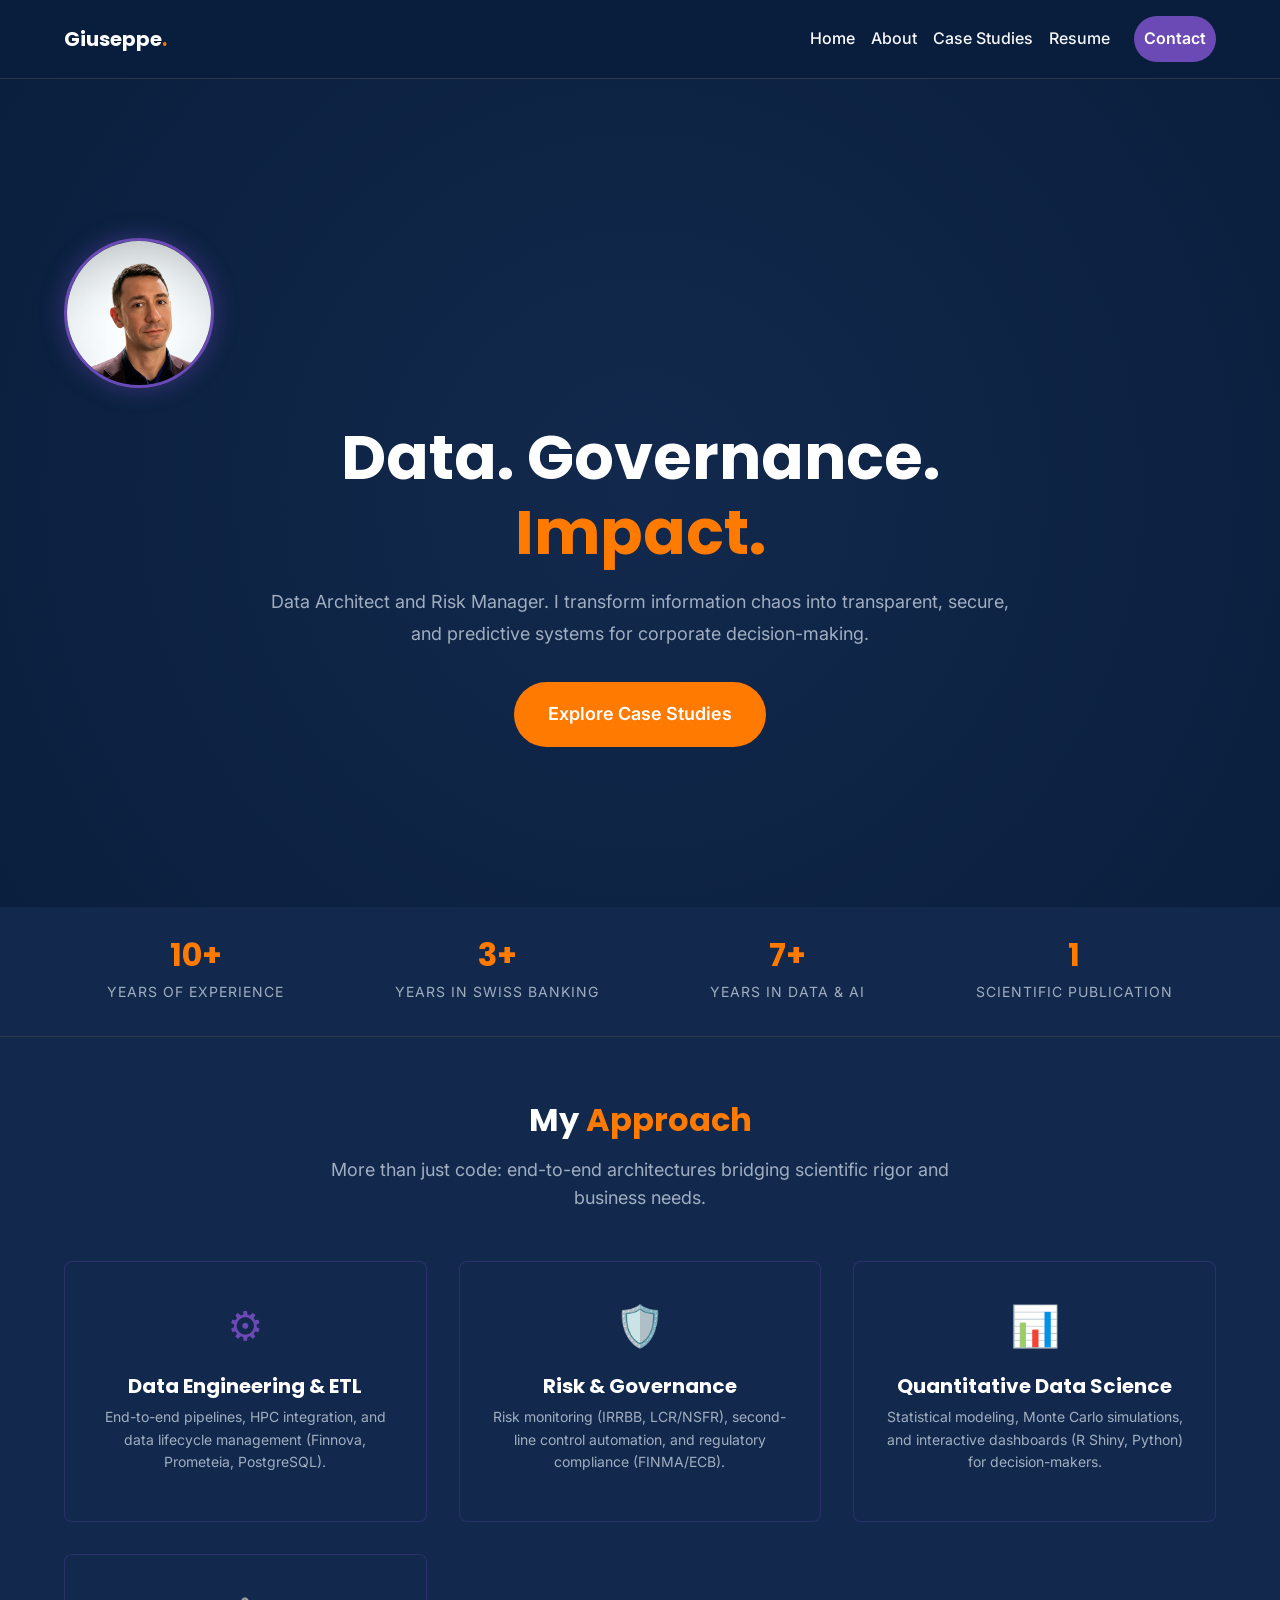
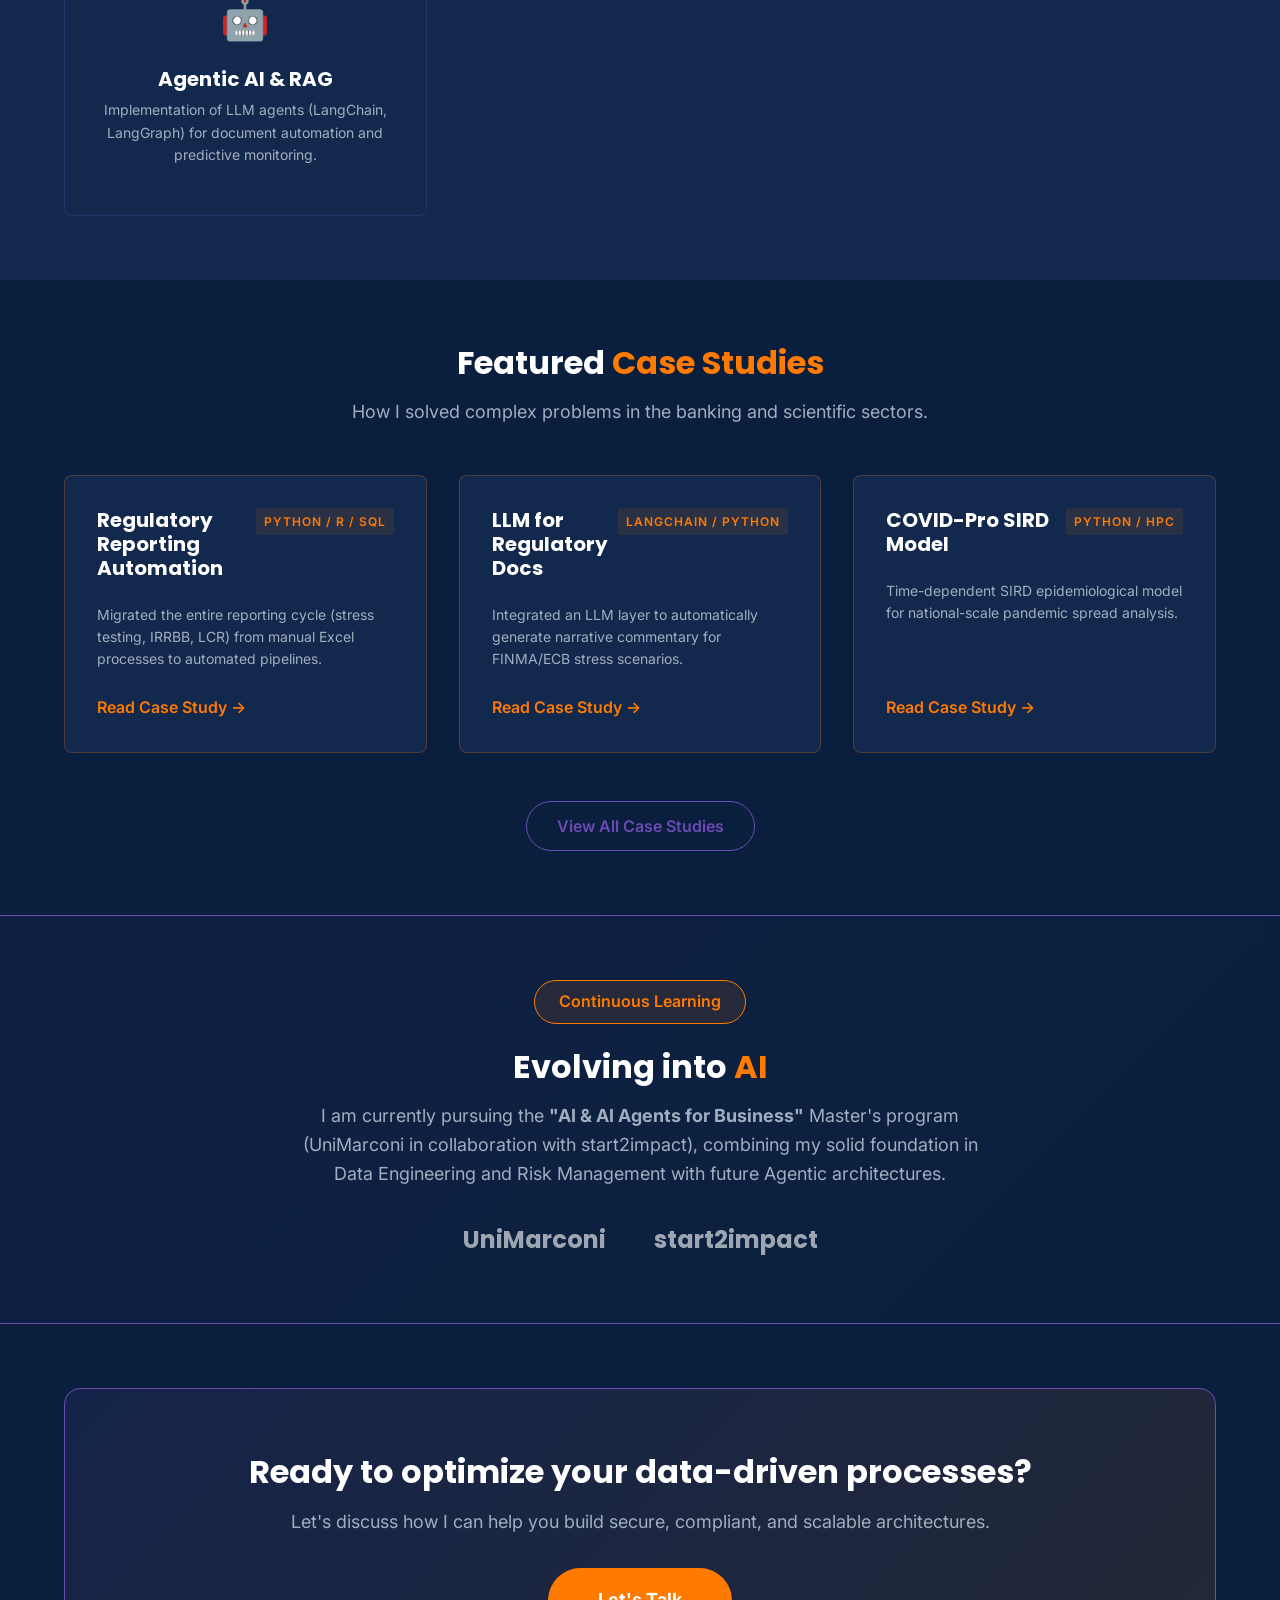
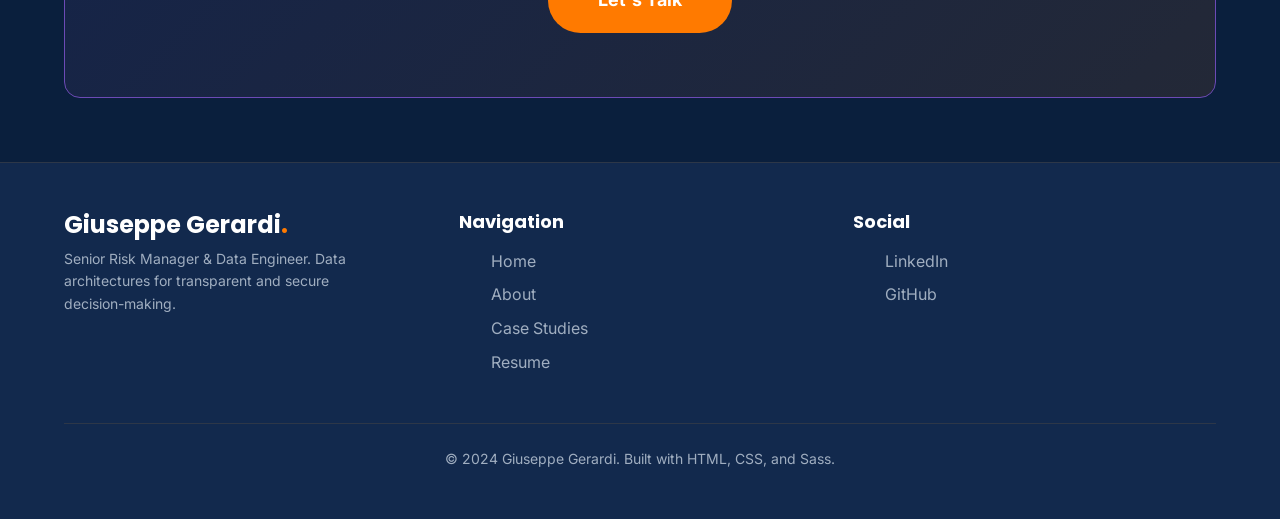
<file: index.html>
<!DOCTYPE html>
<html lang="en">
<head>
    <meta charset="UTF-8">
    <meta name="viewport" content="width=device-width, initial-scale=1.0">
    
    <!-- SEO -->
    <title>Giuseppe Gerardi | Senior Risk Manager & Data Engineer</title>
    <meta name="description" content="Senior Risk Manager and Data Engineer based in Geneva. Specialized in quantitative modeling, data architectures, and Agentic AI for decision-making.">
    
    <!-- Open Graph -->
    <meta property="og:title" content="Giuseppe Gerardi | Senior Risk Manager & Data Engineer">
    <meta property="og:description" content="Transforming complex systems into transparent, secure, and actionable information. Explore my Case Studies.">
    <meta property="og:image" content="https://GG-script-code.github.io/portfolio-giuseppe/assets/img/og-image.jpg">
    <meta property="og:url" content="https://GG-script-code.github.io/portfolio-giuseppe/">
    <meta property="og:type" content="profile">

    <!-- Favicon -->
    <link rel="icon" href="assets/favicon/favicon.ico" type="image/x-icon">
    <link rel="icon" href="assets/favicon/favicon-32x32.png" sizes="32x32" type="image/png">
    <link rel="icon" href="assets/favicon/favicon-16x16.png" sizes="16x16" type="image/png">
    <link rel="apple-touch-icon" href="assets/favicon/apple-touch-icon.png">
    
    <!-- Google Fonts -->
    <link rel="preconnect" href="https://fonts.googleapis.com">
    <link rel="preconnect" href="https://fonts.gstatic.com" crossorigin>
    <link href="https://fonts.googleapis.com/css2?family=Inter:wght@400;500;600&family=Poppins:wght@600;700&display=swap" rel="stylesheet">

    <!-- Bootstrap 5 CSS -->
    <link href="https://cdn.jsdelivr.net/npm/bootstrap@5.3.2/dist/css/bootstrap.min.css" rel="stylesheet">

    <!-- CSS Compiled -->
    <link rel="stylesheet" href="assets/css/style.css">
</head>
<body>

    <!-- HEADER / NAVBAR -->
    <header class="site-header">
        <nav class="navbar navbar-expand-lg navbar-dark py-3">
            <div class="container">
                <a class="navbar-brand" href="index.html">Giuseppe<span>.</span></a>
                <button class="navbar-toggler" type="button" data-bs-toggle="collapse" data-bs-target="#navbarNav">
                    <span class="navbar-toggler-icon"></span>
                </button>
                <div class="collapse navbar-collapse" id="navbarNav">
                    <ul class="navbar-nav ms-auto align-items-center">
                        <li class="nav-item"><a class="nav-link active" href="index.html">Home</a></li>
                        <li class="nav-item"><a class="nav-link" href="about.html">About</a></li>
                        <li class="nav-item"><a class="nav-link" href="projects.html">Case Studies</a></li>
                        <li class="nav-item"><a class="nav-link" href="cv.html">Resume</a></li>
                        <li class="nav-item"><a class="nav-link btn-nav-cta ms-lg-3" href="contact.html">Contact</a></li>
                    </ul>
                </div>
            </div>
        </nav>
    </header>

    <!-- MAIN -->
    <main>
        <!-- HERO -->
        <section class="hero">
            <div class="container">
                <img src="assets/img/avatar.png" alt="Avatar of Giuseppe Gerardi" class="hero__avatar">
                <h1 class="hero__title">Data. Governance. <br><span class="highlight">Impact.</span></h1>
                <p class="hero__subtitle">Data Architect and Risk Manager. I transform information chaos into transparent, secure, and predictive systems for corporate decision-making.</p>
                <a href="projects.html" class="hero__cta">Explore Case Studies</a>
            </div>
        </section>

        <!-- TRUST ELEMENTS -->
        <section class="trust-bar">
            <div class="container">
                <div class="trust-bar__grid">
                    <div class="trust-bar__item">
                        <span class="number">10+</span>
                        <span class="label">Years of Experience</span>
                    </div>
                    <div class="trust-bar__item">
                        <span class="number">3+</span>
                        <span class="label">Years in Swiss Banking</span>
                    </div>
                    <div class="trust-bar__item">
                        <span class="number">7+</span>
                        <span class="label">Years in Data & AI</span>
                    </div>
                    <div class="trust-bar__item">
                        <span class="number">1</span>
                        <span class="label">Scientific Publication</span>
                    </div>
                </div>
            </div>
        </section>

        <!-- SERVICES / SKILLS -->
        <section class="section section--alt">
            <div class="container">
                <h2 class="section__title">My <span>Approach</span></h2>
                <p class="section__subtitle">More than just code: end-to-end architectures bridging scientific rigor and business needs.</p>
                
                <div class="services-grid">
                    <div class="service-card">
                        <div class="service-card__icon">⚙️</div>
                        <h3 class="service-card__title">Data Engineering & ETL</h3>
                        <p class="service-card__text">End-to-end pipelines, HPC integration, and data lifecycle management (Finnova, Prometeia, PostgreSQL).</p>
                    </div>
                    <div class="service-card">
                        <div class="service-card__icon">🛡️</div>
                        <h3 class="service-card__title">Risk & Governance</h3>
                        <p class="service-card__text">Risk monitoring (IRRBB, LCR/NSFR), second-line control automation, and regulatory compliance (FINMA/ECB).</p>
                    </div>
                    <div class="service-card">
                        <div class="service-card__icon">📊</div>
                        <h3 class="service-card__title">Quantitative Data Science</h3>
                        <p class="service-card__text">Statistical modeling, Monte Carlo simulations, and interactive dashboards (R Shiny, Python) for decision-makers.</p>
                    </div>
                    <div class="service-card">
                        <div class="service-card__icon">🤖</div>
                        <h3 class="service-card__title">Agentic AI & RAG</h3>
                        <p class="service-card__text">Implementation of LLM agents (LangChain, LangGraph) for document automation and predictive monitoring.</p>
                    </div>
                </div>
            </div>
        </section>

        <!-- FEATURED PROJECTS -->
        <section class="section">
            <div class="container">
                <h2 class="section__title">Featured <span>Case Studies</span></h2>
                <p class="section__subtitle">How I solved complex problems in the banking and scientific sectors.</p>

                <div class="projects-grid">
                    <article class="project-card">
                        <div class="project-card__header">
                            <h3 class="project-card__title">Regulatory Reporting Automation</h3>
                            <span class="project-card__tech">Python / R / SQL</span>
                        </div>
                        <p class="project-card__text">Migrated the entire reporting cycle (stress testing, IRRBB, LCR) from manual Excel processes to automated pipelines.</p>
                        <a href="projects.html" class="project-card__link">Read Case Study →</a>
                    </article>

                    <article class="project-card">
                        <div class="project-card__header">
                            <h3 class="project-card__title">LLM for Regulatory Docs</h3>
                            <span class="project-card__tech">LangChain / Python</span>
                        </div>
                        <p class="project-card__text">Integrated an LLM layer to automatically generate narrative commentary for FINMA/ECB stress scenarios.</p>
                        <a href="projects.html" class="project-card__link">Read Case Study →</a>
                    </article>

                    <article class="project-card">
                        <div class="project-card__header">
                            <h3 class="project-card__title">COVID-Pro SIRD Model</h3>
                            <span class="project-card__tech">Python / HPC</span>
                        </div>
                        <p class="project-card__text">Time-dependent SIRD epidemiological model for national-scale pandemic spread analysis.</p>
                        <a href="projects.html" class="project-card__link">Read Case Study →</a>
                    </article>
                </div>
                <div class="text-center mt-5">
                    <a href="projects.html" class="btn btn-outline-light" style="border-color: #6C4AB6; color: #6C4AB6; padding: 12px 30px; border-radius: 50px; font-weight: 600;">View All Case Studies</a>
                </div>
            </div>
        </section>

        <!-- LEARNING SECTION -->
        <section class="learning-section">
            <div class="container">
                <span class="badge-learning">Continuous Learning</span>
                <h2 class="section__title" style="margin-bottom: 1rem;">Evolving into <span>AI</span></h2>
                <p style="color: #A0AEC0; max-width: 700px; margin: 0 auto 2rem; font-size: 1.125rem;">
                    I am currently pursuing the <strong>"AI & AI Agents for Business"</strong> Master's program (UniMarconi in collaboration with start2impact), combining my solid foundation in Data Engineering and Risk Management with future Agentic architectures.
                </p>
                <div style="display: flex; justify-content: center; gap: 3rem; opacity: 0.6; font-family: 'Poppins', sans-serif; font-weight: bold; color: white; font-size: 1.5rem;">
                    <span>UniMarconi</span>
                    <span>start2impact</span>
                </div>
            </div>
        </section>

        <!-- CTA -->
        <section class="container">
            <div class="cta-section">
                <h2>Ready to optimize your data-driven processes?</h2>
                <p>Let's discuss how I can help you build secure, compliant, and scalable architectures.</p>
                <a href="contact.html" class="btn-cta">Let's Talk</a>
            </div>
        </section>
    </main>

    <!-- FOOTER -->
    <footer class="site-footer">
        <div class="container">
            <div class="site-footer__grid">
                <div class="site-footer__brand">
                    <h3>Giuseppe Gerardi<span>.</span></h3>
                    <p>Senior Risk Manager & Data Engineer. Data architectures for transparent and secure decision-making.</p>
                </div>
                <div class="site-footer__links">
                    <h4>Navigation</h4>
                    <ul>
                        <li><a href="index.html">Home</a></li>
                        <li><a href="about.html">About</a></li>
                        <li><a href="projects.html">Case Studies</a></li>
                        <li><a href="cv.html">Resume</a></li>
                    </ul>
                </div>
                <div class="site-footer__links">
                    <h4>Social</h4>
                    <ul>
                        <li><a href="https://linkedin.com/in/giuseppegerardi" target="_blank" rel="noopener">LinkedIn</a></li>
                        <li><a href="https://github.com/GG-script-code" target="_blank" rel="noopener">GitHub</a></li>
                    </ul>
                </div>
            </div>
            <div class="site-footer__bottom">
                <p>&copy; 2024 Giuseppe Gerardi. Built with HTML, CSS, and Sass.</p>
            </div>
        </div>
    </footer>

    <!-- Bootstrap JS -->
    <script src="https://cdn.jsdelivr.net/npm/bootstrap@5.3.2/dist/js/bootstrap.bundle.min.js"></script>
</body>
</html>
</file>
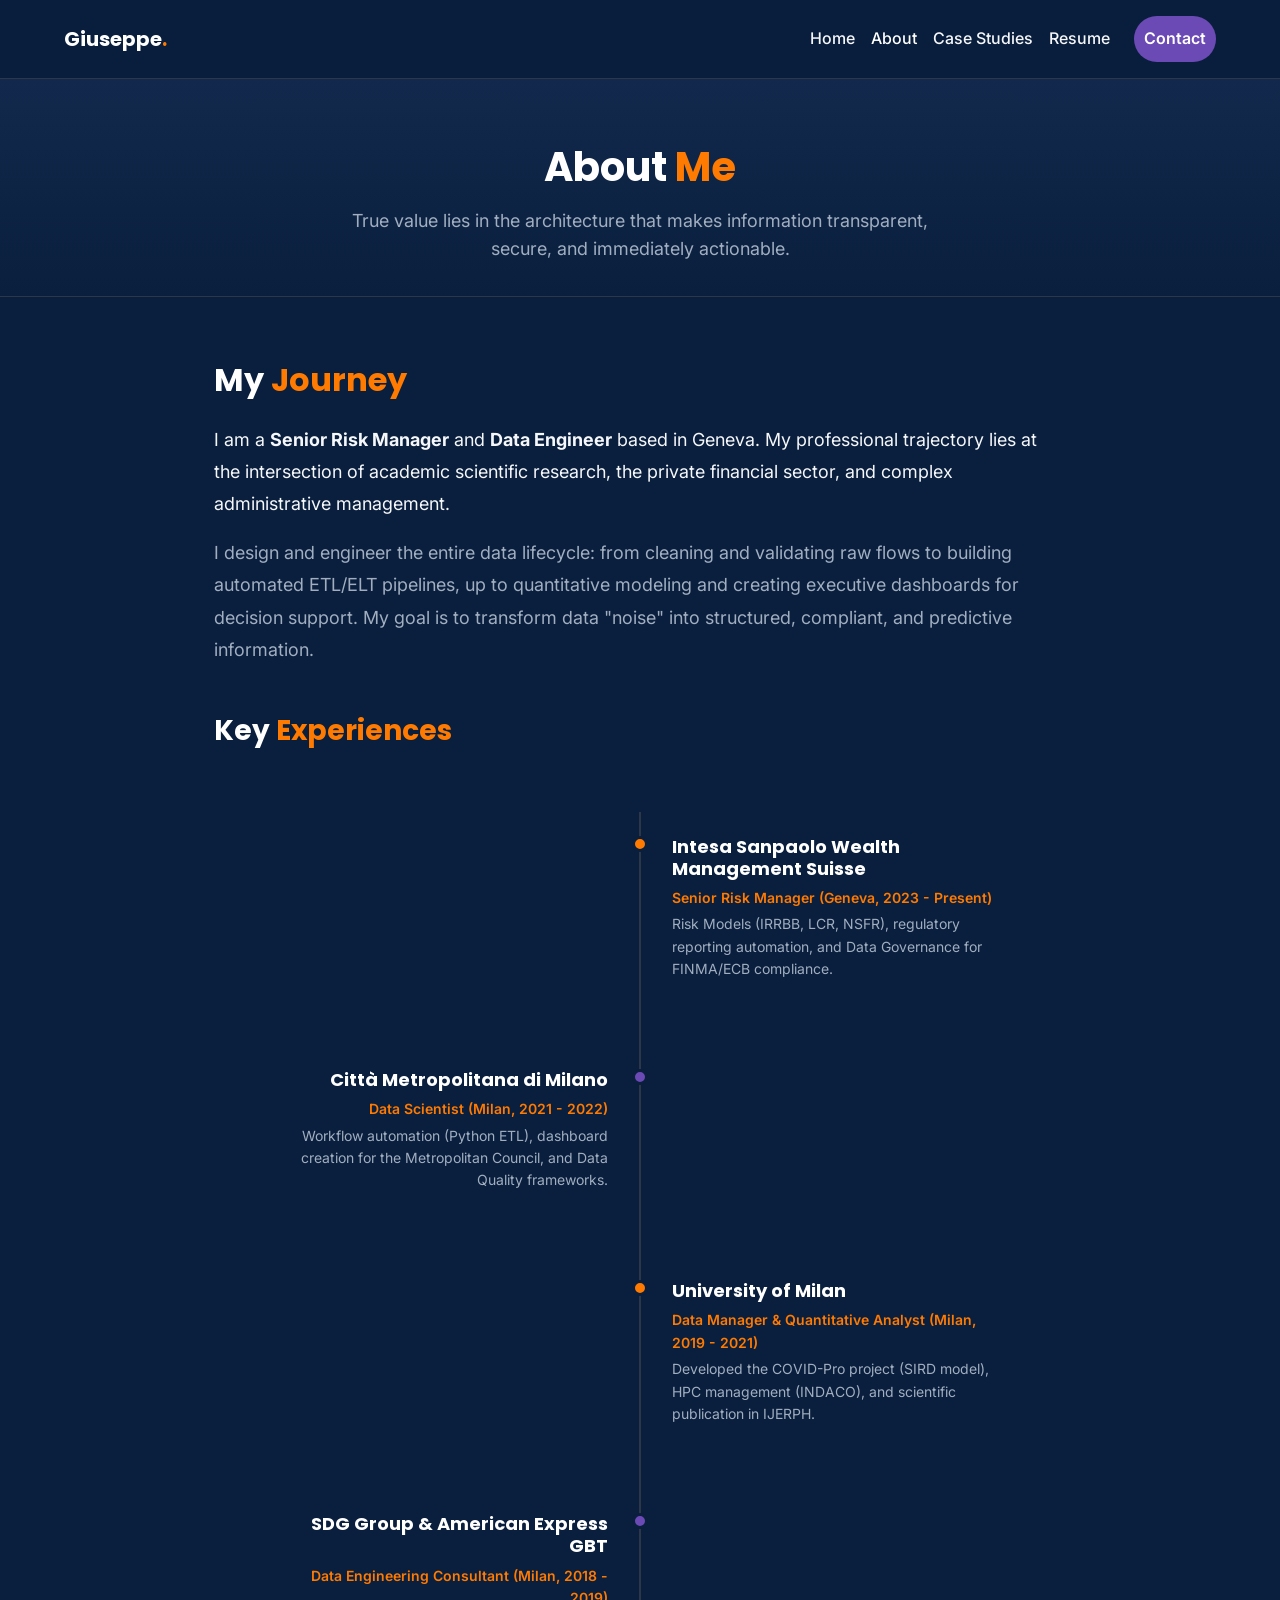
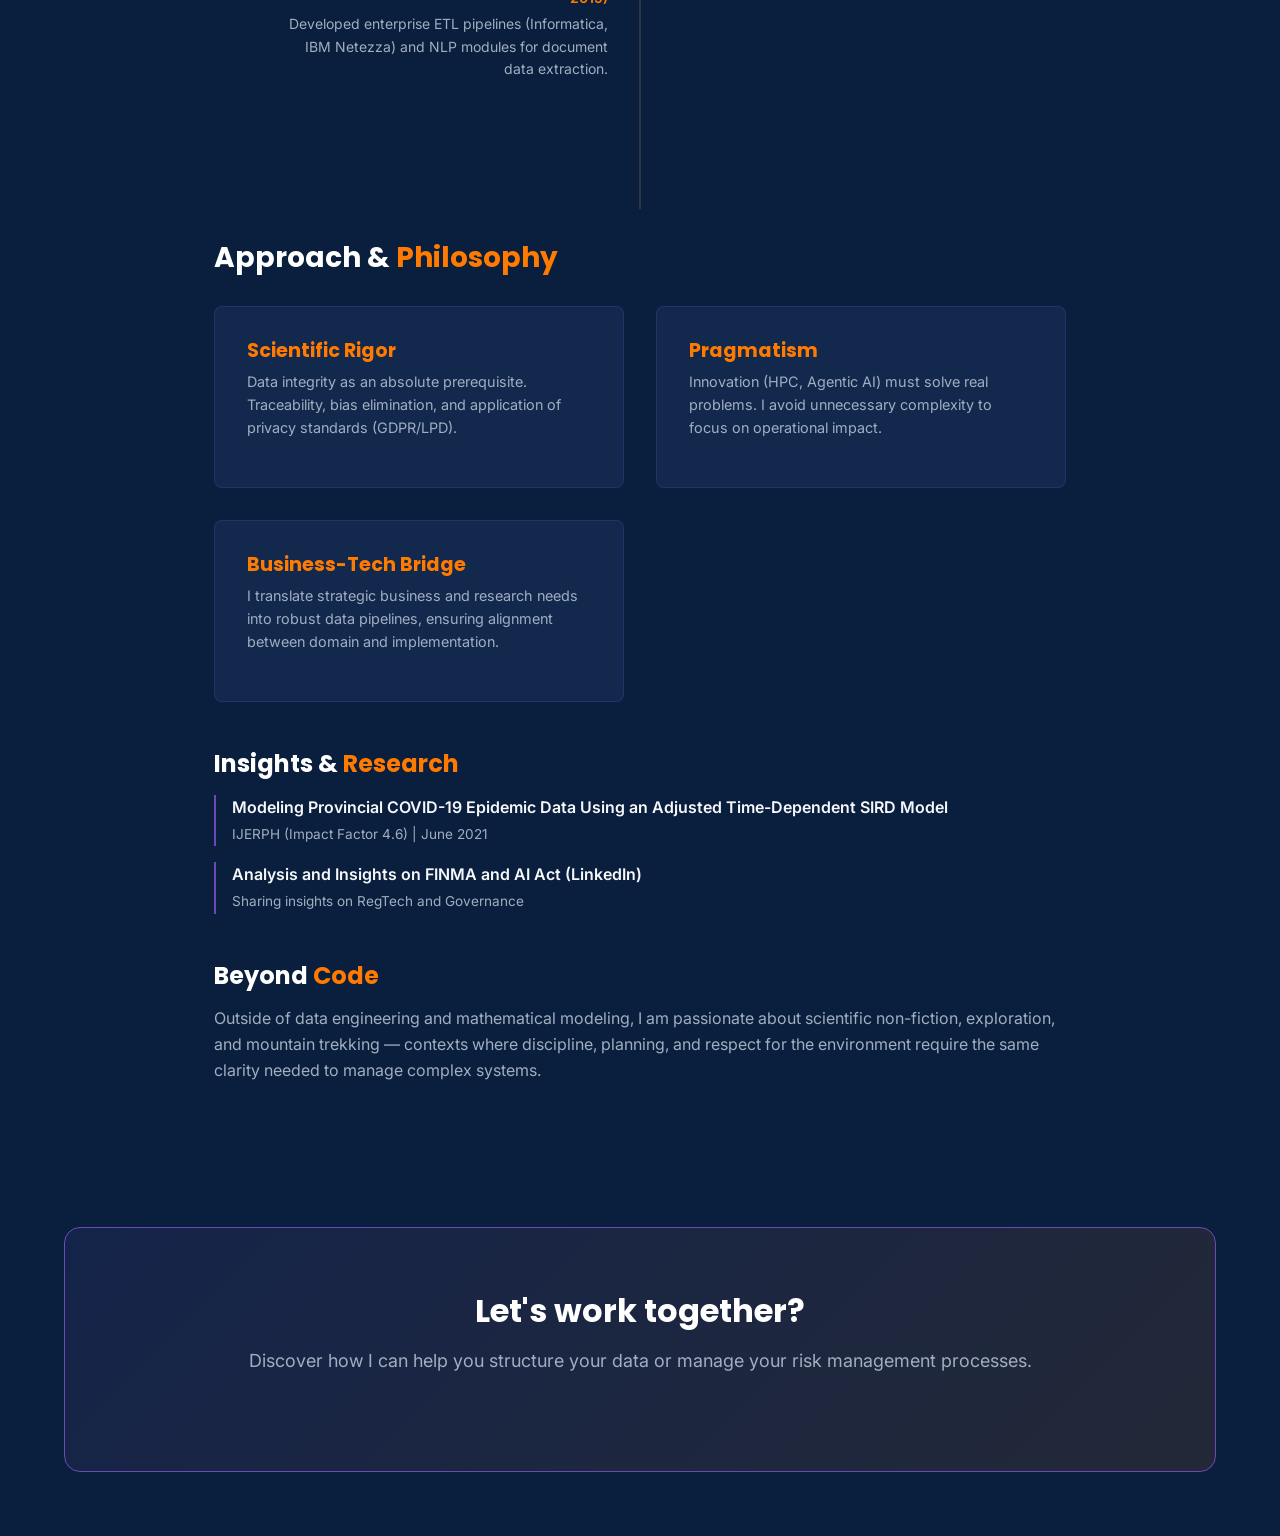
<file: about.html>
<!DOCTYPE html>
<html lang="en">
<head>
    <meta charset="UTF-8">
    <meta name="viewport" content="width=device-width, initial-scale=1.0">
    
    <!-- SEO -->
    <title>About | Giuseppe Gerardi - Senior Risk Manager</title>
    <meta name="description" content="Discover Giuseppe Gerardi's professional journey: from Scientific Research to Finance (FINMA), and Agentic AI.">
    
    <!-- Open Graph -->
    <meta property="og:title" content="About | Giuseppe Gerardi">
    <meta property="og:description" content="My journey through academic research, risk management, and artificial intelligence.">
    <meta property="og:image" content="https://GG-script-code.github.io/portfolio-giuseppe/assets/img/og-image.jpg">
    <meta property="og:url" content="https://GG-script-code.github.io/portfolio-giuseppe/about.html">
    <meta property="og:type" content="profile">

    <!-- Favicon -->
    <link rel="icon" href="assets/favicon/favicon.ico" type="image/x-icon">
    <link rel="icon" href="assets/favicon/favicon-32x32.png" sizes="32x32" type="image/png">
    <link rel="icon" href="assets/favicon/favicon-16x16.png" sizes="16x16" type="image/png">
    <link rel="apple-touch-icon" href="assets/favicon/apple-touch-icon.png">
    
    <!-- Google Fonts -->
    <link rel="preconnect" href="https://fonts.googleapis.com">
    <link rel="preconnect" href="https://fonts.gstatic.com" crossorigin>
    <link href="https://fonts.googleapis.com/css2?family=Inter:wght@400;500;600&family=Poppins:wght@600;700&display=swap" rel="stylesheet">

    <!-- Bootstrap 5 CSS -->
    <link href="https://cdn.jsdelivr.net/npm/bootstrap@5.3.2/dist/css/bootstrap.min.css" rel="stylesheet">

    <!-- CSS Compiled -->
    <link rel="stylesheet" href="assets/css/style.css">
</head>
<body>

    <!-- HEADER / NAVBAR -->
    <header class="site-header">
        <nav class="navbar navbar-expand-lg navbar-dark py-3">
            <div class="container">
                <a class="navbar-brand" href="index.html">Giuseppe<span>.</span></a>
                <button class="navbar-toggler" type="button" data-bs-toggle="collapse" data-bs-target="#navbarNav">
                    <span class="navbar-toggler-icon"></span>
                </button>
                <div class="collapse navbar-collapse" id="navbarNav">
                    <ul class="navbar-nav ms-auto align-items-center">
                        <li class="nav-item"><a class="nav-link" href="index.html">Home</a></li>
                        <li class="nav-item"><a class="nav-link active" href="about.html">About</a></li>
                        <li class="nav-item"><a class="nav-link" href="projects.html">Case Studies</a></li>
                        <li class="nav-item"><a class="nav-link" href="cv.html">Resume</a></li>
                        <li class="nav-item"><a class="nav-link btn-nav-cta ms-lg-3" href="contact.html">Contact</a></li>
                    </ul>
                </div>
            </div>
        </nav>
    </header>

    <main>
        <!-- PAGE HEADER -->
        <section class="page-header">
            <div class="container">
                <h1>About <span>Me</span></h1>
                <p>True value lies in the architecture that makes information transparent, secure, and immediately actionable.</p>
            </div>
        </section>

        <!-- BIO & STORY -->
        <section class="section">
            <div class="container" style="max-width: 900px;">
                
                <div class="mb-5">
                    <h2 class="section__title" style="text-align: left; margin-bottom: 1.5rem;">My <span>Journey</span></h2>
                    <p style="font-size: 1.125rem; color: #F5F7FA; line-height: 1.8; margin-bottom: 1rem;">
                        I am a <strong>Senior Risk Manager</strong> and <strong>Data Engineer</strong> based in Geneva. My professional trajectory lies at the intersection of academic scientific research, the private financial sector, and complex administrative management.
                    </p>
                    <p style="font-size: 1.125rem; color: #A0AEC0; line-height: 1.8;">
                        I design and engineer the entire data lifecycle: from cleaning and validating raw flows to building automated ETL/ELT pipelines, up to quantitative modeling and creating executive dashboards for decision support. My goal is to transform data "noise" into structured, compliant, and predictive information.
                    </p>
                </div>

                <!-- TIMELINE -->
                <h3 class="section__title" style="text-align: left; font-size: 1.75rem; margin: 3rem 0 2rem;">Key <span>Experiences</span></h3>
                <div class="timeline">
                    <div class="timeline__item timeline__item--right">
                        <h3>Intesa Sanpaolo Wealth Management Suisse</h3>
                        <p style="color: #FF7A00; font-weight: 600; margin-bottom: 4px;">Senior Risk Manager (Geneva, 2023 - Present)</p>
                        <p>Risk Models (IRRBB, LCR, NSFR), regulatory reporting automation, and Data Governance for FINMA/ECB compliance.</p>
                    </div>
                    <div class="timeline__item timeline__item--left">
                        <h3>Città Metropolitana di Milano</h3>
                        <p style="color: #FF7A00; font-weight: 600; margin-bottom: 4px;">Data Scientist (Milan, 2021 - 2022)</p>
                        <p>Workflow automation (Python ETL), dashboard creation for the Metropolitan Council, and Data Quality frameworks.</p>
                    </div>
                    <div class="timeline__item timeline__item--right">
                        <h3>University of Milan</h3>
                        <p style="color: #FF7A00; font-weight: 600; margin-bottom: 4px;">Data Manager & Quantitative Analyst (Milan, 2019 - 2021)</p>
                        <p>Developed the COVID-Pro project (SIRD model), HPC management (INDACO), and scientific publication in IJERPH.</p>
                    </div>
                    <div class="timeline__item timeline__item--left">
                        <h3>SDG Group & American Express GBT</h3>
                        <p style="color: #FF7A00; font-weight: 600; margin-bottom: 4px;">Data Engineering Consultant (Milan, 2018 - 2019)</p>
                        <p>Developed enterprise ETL pipelines (Informatica, IBM Netezza) and NLP modules for document data extraction.</p>
                    </div>
                </div>

                <!-- VALUES & PHILOSOPHY -->
                <h3 class="section__title" style="text-align: left; font-size: 1.75rem; margin: 4rem 0 2rem;">Approach & <span>Philosophy</span></h3>
                <div class="services-grid" style="margin-bottom: 3rem;">
                    <div class="service-card" style="text-align: left; padding: 2rem;">
                        <h4 style="color: #FF7A00; font-size: 1.2rem; margin-bottom: 0.5rem;">Scientific Rigor</h4>
                        <p style="color: #A0AEC0; font-size: 0.9rem;">Data integrity as an absolute prerequisite. Traceability, bias elimination, and application of privacy standards (GDPR/LPD).</p>
                    </div>
                    <div class="service-card" style="text-align: left; padding: 2rem;">
                        <h4 style="color: #FF7A00; font-size: 1.2rem; margin-bottom: 0.5rem;">Pragmatism</h4>
                        <p style="color: #A0AEC0; font-size: 0.9rem;">Innovation (HPC, Agentic AI) must solve real problems. I avoid unnecessary complexity to focus on operational impact.</p>
                    </div>
                    <div class="service-card" style="text-align: left; padding: 2rem;">
                        <h4 style="color: #FF7A00; font-size: 1.2rem; margin-bottom: 0.5rem;">Business-Tech Bridge</h4>
                        <p style="color: #A0AEC0; font-size: 0.9rem;">I translate strategic business and research needs into robust data pipelines, ensuring alignment between domain and implementation.</p>
                    </div>
                </div>

                <!-- BEYOND CODE & INSIGHTS -->
                <div style="display: grid; grid-template-columns: 1fr; gap: 2rem; margin-top: 3rem;">
                    <div>
                        <h3 class="section__title" style="text-align: left; font-size: 1.5rem; margin-bottom: 1rem;">Insights & <span>Research</span></h3>
                        <ul style="list-style: none; padding: 0;">
                            <li style="margin-bottom: 1rem; border-left: 2px solid #6C4AB6; padding-left: 1rem;">
                                <a href="https://www.mdpi.com/1660-4601/18/12/6494" target="_blank" rel="noopener" style="color: #F5F7FA; text-decoration: none; font-weight: 600; display: block;">Modeling Provincial COVID-19 Epidemic Data Using an Adjusted Time-Dependent SIRD Model</a>
                                <span style="color: #A0AEC0; font-size: 0.85rem;">IJERPH (Impact Factor 4.6) | June 2021</span>
                            </li>
                            <li style="margin-bottom: 1rem; border-left: 2px solid #6C4AB6; padding-left: 1rem;">
                                <a href="https://linkedin.com/in/giuseppegerardi" target="_blank" rel="noopener" style="color: #F5F7FA; text-decoration: none; font-weight: 600; display: block;">Analysis and Insights on FINMA and AI Act (LinkedIn)</a>
                                <span style="color: #A0AEC0; font-size: 0.85rem;">Sharing insights on RegTech and Governance</span>
                            </li>
                        </ul>
                    </div>
                    <div>
                        <h3 class="section__title" style="text-align: left; font-size: 1.5rem; margin-bottom: 1rem;">Beyond <span>Code</span></h3>
                        <p style="color: #A0AEC0; line-height: 1.6;">
                            Outside of data engineering and mathematical modeling, I am passionate about scientific non-fiction, exploration, and mountain trekking — contexts where discipline, planning, and respect for the environment require the same clarity needed to manage complex systems.
                        </p>
                    </div>
                </div>

            </div>
        </section>

        <!-- CTA -->
        <section class="container mb-5">
            <div class="cta-section">
                <h2>Let's work together?</h2>
                <p>Discover how I can help you structure your data or manage your risk management processes.</p>
                <a href="contact.html" class
</file>
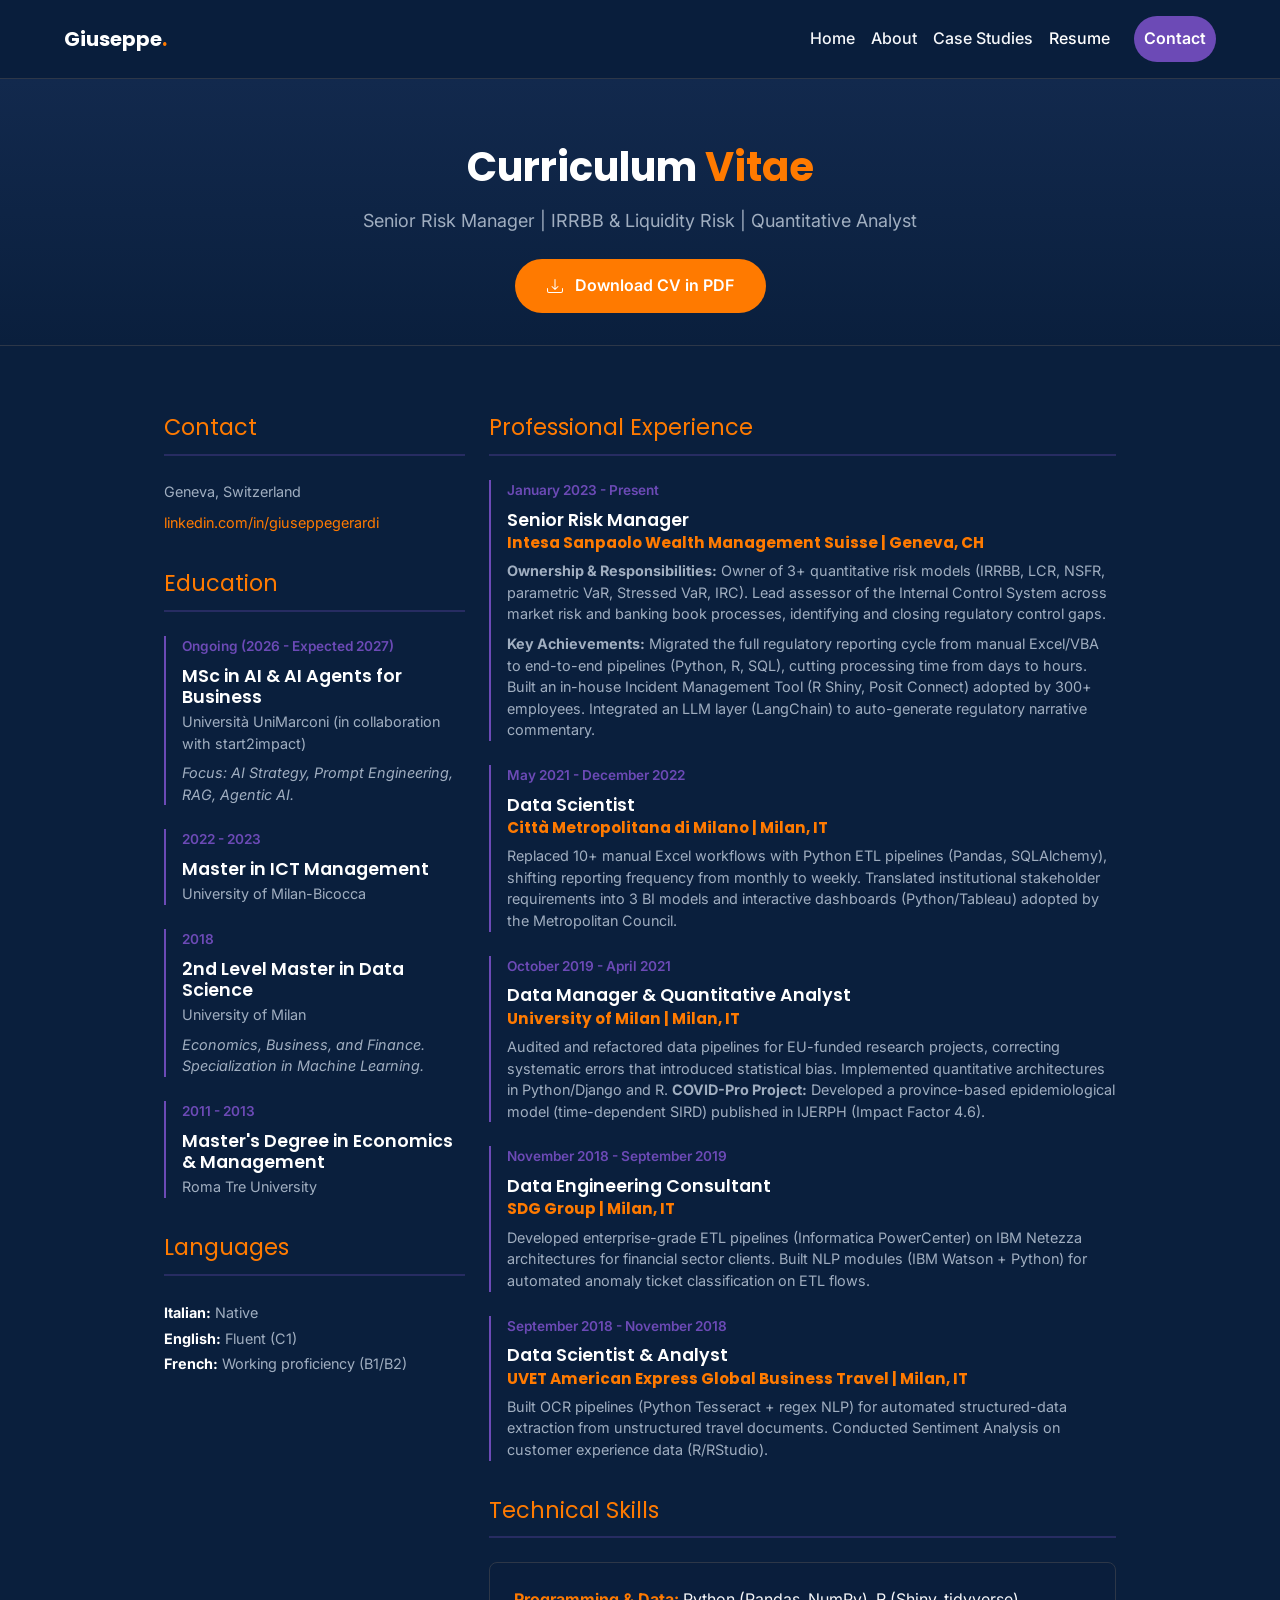
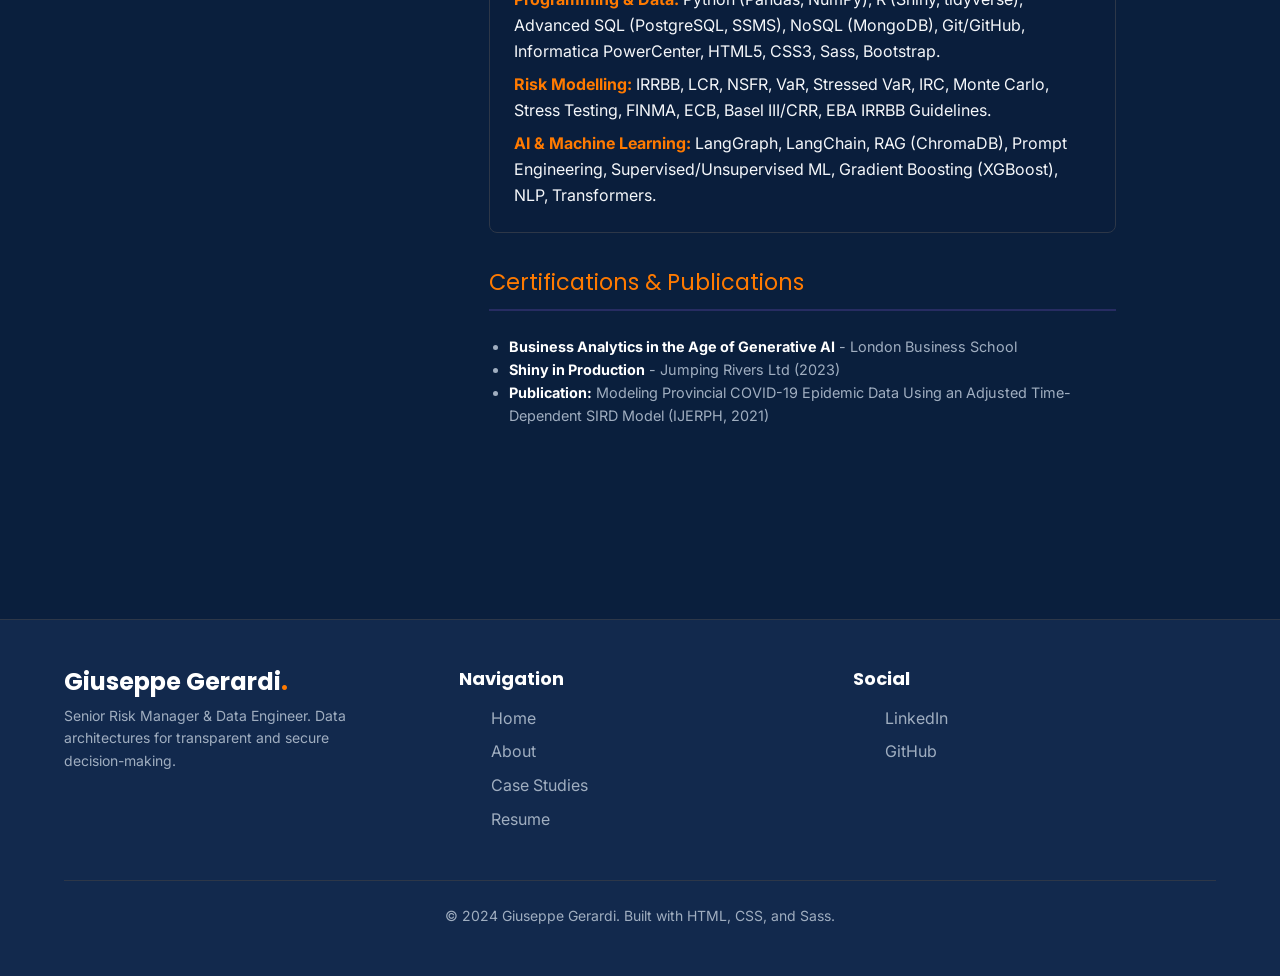
<file: cv.html>
<!DOCTYPE html>
<html lang="en">
<head>
    <meta charset="UTF-8">
    <meta name="viewport" content="width=device-width, initial-scale=1.0">
    
    <!-- SEO -->
    <title>Resume | Giuseppe Gerardi - Senior Risk Manager</title>
    <meta name="description" content="Resume of Giuseppe Gerardi. Senior Risk Manager and Data Engineer with 10+ years of experience.">
    
    <!-- Open Graph -->
    <meta property="og:title" content="Resume | Giuseppe Gerardi">
    <meta property="og:description" content="Discover my educational background and technical skills.">
    <meta property="og:image" content="https://GG-script-code.github.io/portfolio-giuseppe/assets/img/og-image.jpg">
    <meta property="og:url" content="https://GG-script-code.github.io/portfolio-giuseppe/cv.html">
    <meta property="og:type" content="profile">

    <!-- Favicon -->
    <link rel="icon" href="assets/favicon/favicon.ico" type="image/x-icon">
    <link rel="icon" href="assets/favicon/favicon-32x32.png" sizes="32x32" type="image/png">
    <link rel="icon" href="assets/favicon/favicon-16x16.png" sizes="16x16" type="image/png">
    <link rel="apple-touch-icon" href="assets/favicon/apple-touch-icon.png">
    
    <!-- Google Fonts -->
    <link rel="preconnect" href="https://fonts.googleapis.com">
    <link rel="preconnect" href="https://fonts.gstatic.com" crossorigin>
    <link href="https://fonts.googleapis.com/css2?family=Inter:wght@400;500;600&family=Poppins:wght@600;700&display=swap" rel="stylesheet">

    <!-- Bootstrap 5 CSS -->
    <link href="https://cdn.jsdelivr.net/npm/bootstrap@5.3.2/dist/css/bootstrap.min.css" rel="stylesheet">

    <!-- CSS Compiled -->
    <link rel="stylesheet" href="assets/css/style.css">
    
    <!-- Local Style for CV -->
    <style>
        .cv-section-title {
            color: #FF7A00;
            font-family: 'Poppins', sans-serif;
            font-size: 1.4rem;
            border-bottom: 2px solid rgba(108, 74, 182, 0.3);
            padding-bottom: 0.5rem;
            margin-bottom: 1.5rem;
            margin-top: 2rem;
        }
        .cv-item {
            margin-bottom: 1.5rem;
            position: relative;
            padding-left: 1rem;
            border-left: 2px solid #6C4AB6;
        }
        .cv-item h3 {
            color: #FFFFFF;
            font-size: 1.1rem;
            font-weight: 600;
            margin-bottom: 0.2rem;
        }
        .cv-item h4 {
            color: #FF7A00;
            font-size: 0.95rem;
            margin-bottom: 0.5rem;
        }
        .cv-item p {
            color: #A0AEC0;
            font-size: 0.9rem;
            line-height: 1.5;
            margin-bottom: 0.5rem;
        }
        .cv-date {
            font-size: 0.85rem;
            color: #6C4AB6;
            font-weight: 600;
            margin-bottom: 0.5rem;
            display: block;
        }
    </style>
</head>
<body>

    <!-- HEADER / NAVBAR -->
    <header class="site-header">
        <nav class="navbar navbar-expand-lg navbar-dark py-3">
            <div class="container">
                <a class="navbar-brand" href="index.html">Giuseppe<span>.</span></a>
                <button class="navbar-toggler" type="button" data-bs-toggle="collapse" data-bs-target="#navbarNav">
                    <span class="navbar-toggler-icon"></span>
                </button>
                <div class="collapse navbar-collapse" id="navbarNav">
                    <ul class="navbar-nav ms-auto align-items-center">
                        <li class="nav-item"><a class="nav-link" href="index.html">Home</a></li>
                        <li class="nav-item"><a class="nav-link" href="about.html">About</a></li>
                        <li class="nav-item"><a class="nav-link" href="projects.html">Case Studies</a></li>
                        <li class="nav-item"><a class="nav-link active" href="cv.html">Resume</a></li>
                        <li class="nav-item"><a class="nav-link btn-nav-cta ms-lg-3" href="contact.html">Contact</a></li>
                    </ul>
                </div>
            </div>
        </nav>
    </header>

    <main>
        <!-- PAGE HEADER -->
        <section class="page-header">
            <div class="container">
                <h1>Curriculum <span>Vitae</span></h1>
                <p>Senior Risk Manager | IRRBB & Liquidity Risk | Quantitative Analyst</p>
                
                <!-- Download PDF Button -->
                <a href="CV_Giuseppe_Gerardi.pdf" download class="btn-cta mt-4" style="display: inline-block; background-color: #FF7A00; color: white; padding: 12px 30px; border-radius: 50px; font-weight: 600; text-decoration: none; border: 2px solid transparent; transition: all 0.3s;">
                    <svg xmlns="http://www.w3.org/2000/svg" width="16" height="16" fill="currentColor" class="bi bi-download" viewBox="0 0 16 16" style="margin-right: 8px; margin-bottom: 2px;">
                        <path d="M.5 9.9a.5.5 0 0 1 .5.5v2.5a1 1 0 0 0 1 1h12a1 1 0 0 0 1-1v-2.5a.5.5 0 0 1 1 0v2.5a2 2 0 0 1-2 2H2a2 2 0 0 1-2-2v-2.5a.5.5 0 0 1 .5-.5z"/>
                        <path d="M7.646 11.854a.5.5 0 0 0 .708 0l3-3a.5.5 0 0 0-.708-.708L8.5 10.293V1.5a.5.5 0 0 0-1 0v8.793L5.354 8.146a.5.5 0 1 0-.708.708l3 3z"/>
                    </svg>
                    Download CV in PDF
                </a>
            </div>
        </section>

        <!-- CV CONTENT -->
        <section class="section">
            <div class="container" style="max-width: 1000px;">
                
                <div class="row">
                    <!-- Left Column (Contact, Education, Languages) -->
                    <div class="col-lg-4 mb-5">
                        <div class="cv-section-title mt-0">Contact</div>
                        <p style="color: #A0AEC0; font-size: 0.9rem; margin-bottom: 0.5rem;">Geneva, Switzerland</p>
                        <p style="color: #A0AEC0; font-size: 0.9rem; margin-bottom: 0.5rem;">
                            <a href="https://linkedin.com/in/giuseppegerardi" target="_blank" style="color: #FF7A00; text-decoration: none;">linkedin.com/in/giuseppegerardi</a>
                        </p>

                        <div class="cv-section-title">Education</div>
                        
                        <div class="cv-item">
                            <span class="cv-date">Ongoing (2026 - Expected 2027)</span>
                            <h3>MSc in AI & AI Agents for Business</h3>
                            <p>Università UniMarconi (in collaboration with start2impact)</p>
                            <p><em>Focus: AI Strategy, Prompt Engineering, RAG, Agentic AI.</em></p>
                        </div>

                        <div class="cv-item">
                            <span class="cv-date">2022 - 2023</span>
                            <h3>Master in ICT Management</h3>
                            <p>University of Milan-Bicocca</p>
                        </div>

                        <div class="cv-item">
                            <span class="cv-date">2018</span>
                            <h3>2nd Level Master in Data Science</h3>
                            <p>University of Milan</p>
                            <p><em>Economics, Business, and Finance. Specialization in Machine Learning.</em></p>
                        </div>

                        <div class="cv-item">
                            <span class="cv-date">2011 - 2013</span>
                            <h3>Master's Degree in Economics & Management</h3>
                            <p>Roma Tre University</p>
                        </div>

                        <div class="cv-section-title">Languages</div>
                        <ul style="list-style: none; padding: 0; color: #A0AEC0; line-height: 1.8; font-size: 0.9rem;">
                            <li><strong style="color: white;">Italian:</strong> Native</li>
                            <li><strong style="color: white;">English:</strong> Fluent (C1)</li>
                            <li><strong style="color: white;">French:</strong> Working proficiency (B1/B2)</li>
                        </ul>
                    </div>

                    <!-- Right Column (Experience & Skills) -->
                    <div class="col-lg-8 mb-5">
                        
                        <div class="cv-section-title mt-0">Professional Experience</div>
                        
                        <!-- Intesa Sanpaolo -->
                        <div class="cv-item">
                            <span class="cv-date">January 2023 - Present</span>
                            <h3>Senior Risk Manager</h3>
                            <h4>Intesa Sanpaolo Wealth Management Suisse | Geneva, CH</h4>
                            <p><strong>Ownership & Responsibilities:</strong> Owner of 3+ quantitative risk models (IRRBB, LCR, NSFR, parametric VaR, Stressed VaR, IRC). Lead assessor of the Internal Control System across market risk and banking book processes, identifying and closing regulatory control gaps.</p>
                            <p><strong>Key Achievements:</strong> Migrated the full regulatory reporting cycle from manual Excel/VBA to end-to-end pipelines (Python, R, SQL), cutting processing time from days to hours. Built an in-house Incident Management Tool (R Shiny, Posit Connect) adopted by 300+ employees. Integrated an LLM layer (LangChain) to auto-generate regulatory narrative commentary.</p>
                        </div>

                        <!-- Città Metropolitana -->
                        <div class="cv-item">
                            <span class="cv-date">May 2021 - December 2022</span>
                            <h3>Data Scientist</h3>
                            <h4>Città Metropolitana di Milano | Milan, IT</h4>
                            <p>Replaced 10+ manual Excel workflows with Python ETL pipelines (Pandas, SQLAlchemy), shifting reporting frequency from monthly to weekly. Translated institutional stakeholder requirements into 3 BI models and interactive dashboards (Python/Tableau) adopted by the Metropolitan Council.</p>
                        </div>

                        <!-- UNIMI -->
                        <div class="cv-item">
                            <span class="cv-date">October 2019 - April 2021</span>
                            <h3>Data Manager & Quantitative Analyst</h3>
                            <h4>University of Milan | Milan, IT</h4>
                            <p>Audited and refactored data pipelines for EU-funded research projects, correcting systematic errors that introduced statistical bias. Implemented quantitative architectures in Python/Django and R. <strong>COVID-Pro Project:</strong> Developed a province-based epidemiological model (time-dependent SIRD) published in IJERPH (Impact Factor 4.6).</p>
                        </div>

                        <!-- SDG Group -->
                        <div class="cv-item">
                            <span class="cv-date">November 2018 - September 2019</span>
                            <h3>Data Engineering Consultant</h3>
                            <h4>SDG Group | Milan, IT</h4>
                            <p>Developed enterprise-grade ETL pipelines (Informatica PowerCenter) on IBM Netezza architectures for financial sector clients. Built NLP modules (IBM Watson + Python) for automated anomaly ticket classification on ETL flows.</p>
                        </div>

                        <!-- American Express GBT -->
                        <div class="cv-item">
                            <span class="cv-date">September 2018 - November 2018</span>
                            <h3>Data Scientist & Analyst</h3>
                            <h4>UVET American Express Global Business Travel | Milan, IT</h4>
                            <p>Built OCR pipelines (Python Tesseract + regex NLP) for automated structured-data extraction from unstructured travel documents. Conducted Sentiment Analysis on customer experience data (R/RStudio).</p>
                        </div>

                        <div class="cv-section-title">Technical Skills</div>
                        <div style="background: rgba(10,31,61,0.5); padding: 1.5rem; border-radius: 8px; border: 1px solid #2D3748;">
                            <p style="color: #F5F7FA; margin-bottom: 0.5rem;"><strong style="color: #FF7A00;">Programming & Data:</strong> Python (Pandas, NumPy), R (Shiny, tidyverse), Advanced SQL (PostgreSQL, SSMS), NoSQL (MongoDB), Git/GitHub, Informatica PowerCenter, HTML5, CSS3, Sass, Bootstrap.</p>
                            <p style="color: #F5F7FA; margin-bottom: 0.5rem;"><strong style="color: #FF7A00;">Risk Modelling:</strong> IRRBB, LCR, NSFR, VaR, Stressed VaR, IRC, Monte Carlo, Stress Testing, FINMA, ECB, Basel III/CRR, EBA IRRBB Guidelines.</p>
                            <p style="color: #F5F7FA; margin-bottom: 0;"><strong style="color: #FF7A00;">AI & Machine Learning:</strong> LangGraph, LangChain, RAG (ChromaDB), Prompt Engineering, Supervised/Unsupervised ML, Gradient Boosting (XGBoost), NLP, Transformers.</p>
                        </div>

                        <div class="cv-section-title">Certifications & Publications</div>
                        <ul style="color: #A0AEC0; padding-left: 1.2rem; line-height: 1.6; font-size: 0.9rem;">
                            <li><strong style="color: white;">Business Analytics in the Age of Generative AI</strong> - London Business School</li>
                            <li><strong style="color: white;">Shiny in Production</strong> - Jumping Rivers Ltd (2023)</li>
                            <li><strong style="color: white;">Publication:</strong> Modeling Provincial COVID-19 Epidemic Data Using an Adjusted Time-Dependent SIRD Model (IJERPH, 2021)</li>
                        </ul>

                    </div>
                </div>

            </div>
        </section>
    </main>

    <!-- FOOTER -->
    <footer class="site-footer">
        <div class="container">
            <div class="site-footer__grid">
                <div class="site-footer__brand">
                    <h3>Giuseppe Gerardi<span>.</span></h3>
                    <p>Senior Risk Manager & Data Engineer. Data architectures for transparent and secure decision-making.</p>
                </div>
                <div class="site-footer__links">
                    <h4>Navigation</h4>
                    <ul>
                        <li><a href="index.html">Home</a></li>
                        <li><a href="about.html">About</a></li>
                        <li><a href="projects.html">Case Studies</a></li>
                        <li><a href="cv.html">Resume</a></li>
                    </ul>
                </div>
                <div class="site-footer__links">
                    <h4>Social</h4>
                    <ul>
                        <li><a href="https://linkedin.com/in/giuseppegerardi" target="_blank" rel="noopener">LinkedIn</a></li>
                        <li><a href="https://github.com/GG-script-code" target="_blank" rel="noopener">GitHub</a></li>
                    </ul>
                </div>
            </div>
            <div class="site-footer__bottom">
                <p>&copy; 2024 Giuseppe Gerardi. Built with HTML, CSS, and Sass.</p>
            </div>
        </div>
    </footer>

    <!-- Bootstrap JS -->
    <script src="https://cdn.jsdelivr.net/npm/bootstrap@5.3.2/dist/js/bootstrap.bundle.min.js"></script>
</body>
</html>
</file>
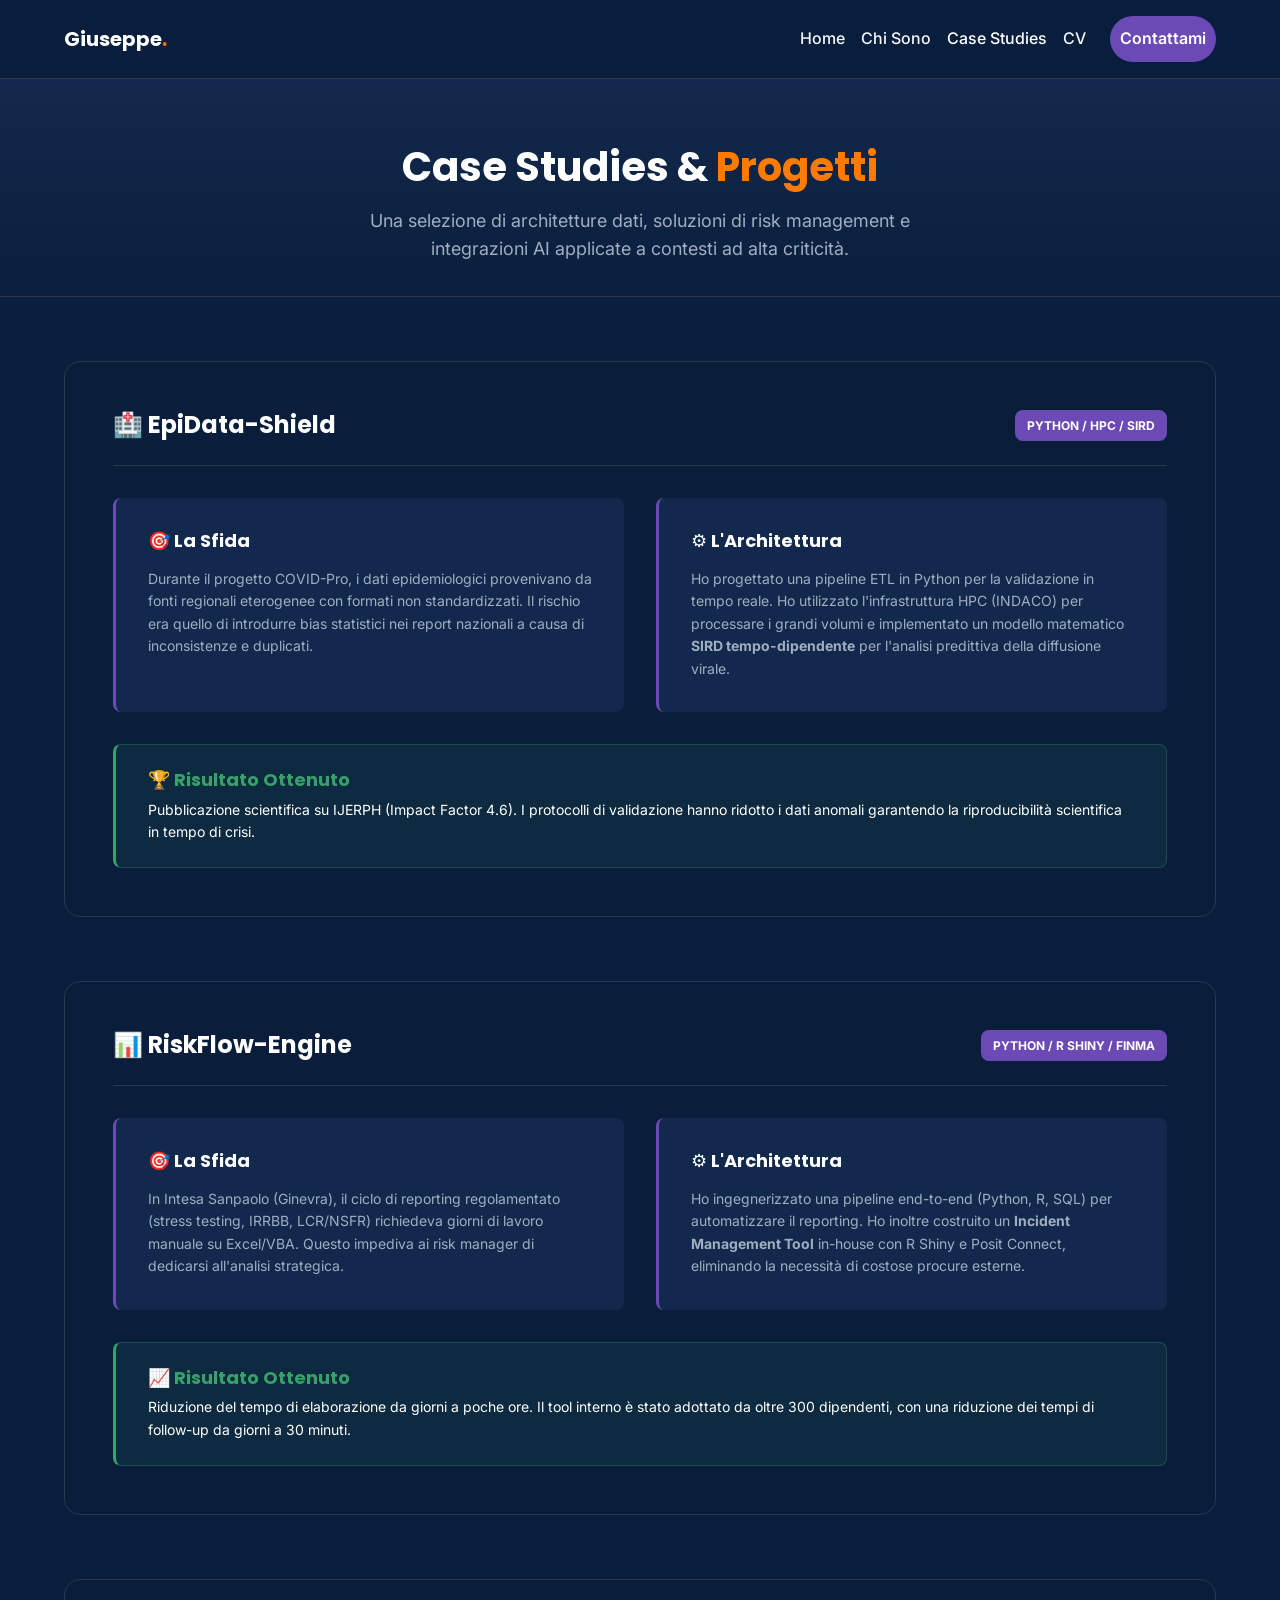
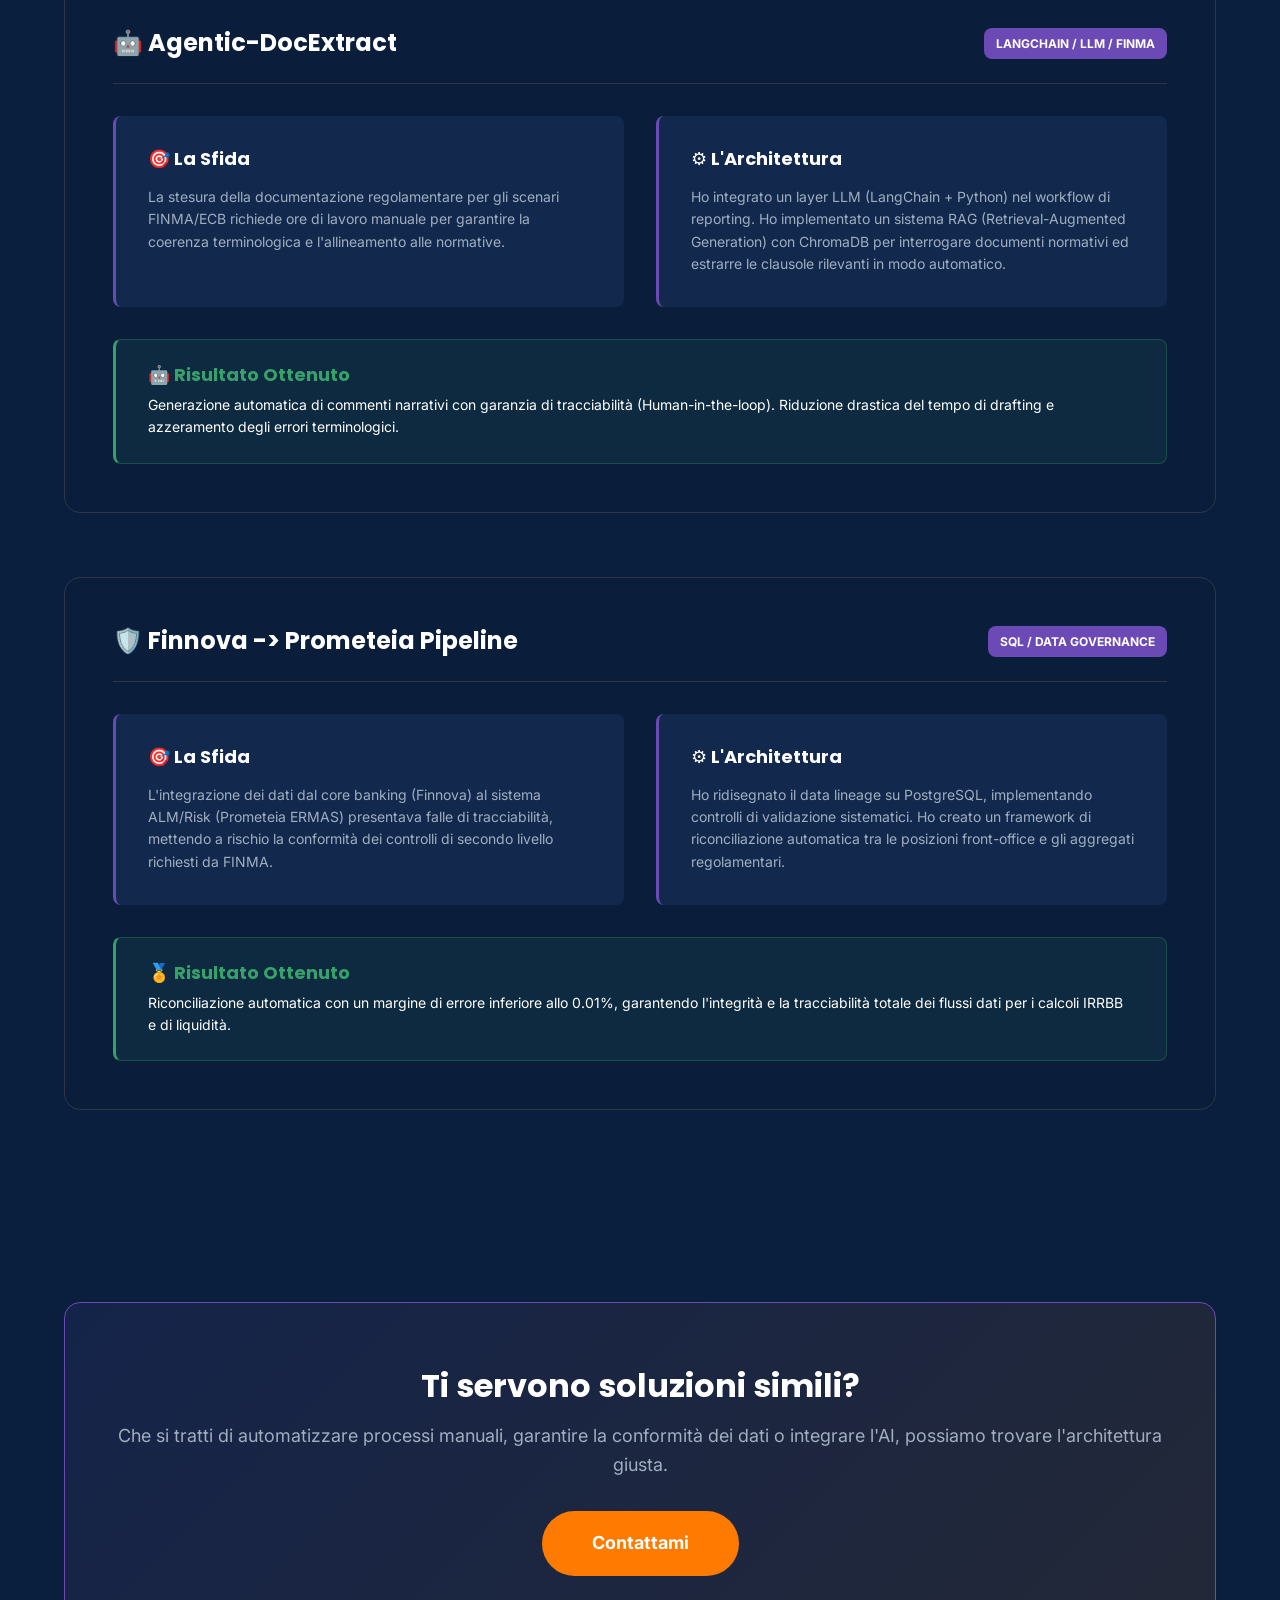
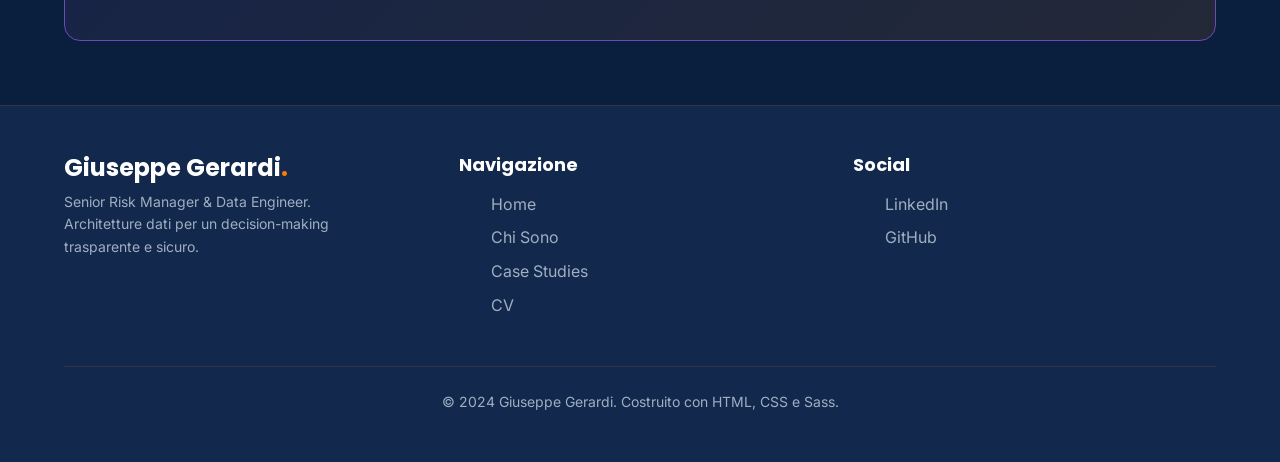
<file: progetti.html>
<!DOCTYPE html>
<html lang="it">
<head>
    <meta charset="UTF-8">
    <meta name="viewport" content="width=device-width, initial-scale=1.0">
    
    <!-- SEO -->
    <title>Case Studies | Giuseppe Gerardi - Data Engineer</title>
    <meta name="description" content="Esplora i Case Studies di Giuseppe Gerardi: Data Engineering, Risk Management e Agentic AI.">
    
    <!-- Open Graph -->
    <meta property="og:title" content="Case Studies | Giuseppe Gerardi">
    <meta property="og:description" content="Architetture dati end-to-end, modelli quantitativi e soluzioni di AI.">
    <meta property="og:image" content="https://tuo-sito.github.io/assets/img/og-image.jpg">
    <meta property="og:url" content="https://tuo-sito.github.io/progetti.html">
    <meta property="og:type" content="website">

    <!-- Favicon Enterprise -->
    <link rel="icon" href="assets/favicon/favicon.ico" type="image/x-icon">
    <link rel="icon" href="assets/favicon/favicon-32x32.png" sizes="32x32" type="image/png">
    <link rel="icon" href="assets/favicon/favicon-16x16.png" sizes="16x16" type="image/png">
    <link rel="apple-touch-icon" href="assets/favicon/apple-touch-icon.png">
    
    <!-- Google Fonts -->
    <link rel="preconnect" href="https://fonts.googleapis.com">
    <link rel="preconnect" href="https://fonts.gstatic.com" crossorigin>
    <link href="https://fonts.googleapis.com/css2?family=Inter:wght@400;500;600&family=Poppins:wght@600;700&display=swap" rel="stylesheet">

    <!-- Bootstrap 5 CSS -->
    <link href="https://cdn.jsdelivr.net/npm/bootstrap@5.3.2/dist/css/bootstrap.min.css" rel="stylesheet">

    <!-- CSS Compilato -->
    <link rel="stylesheet" href="assets/css/style.css">
</head>
<body>

    <!-- HEADER / NAVBAR -->
    <header class="site-header">
        <nav class="navbar navbar-expand-lg navbar-dark py-3">
            <div class="container">
                <a class="navbar-brand" href="index.html">Giuseppe<span>.</span></a>
                <button class="navbar-toggler" type="button" data-bs-toggle="collapse" data-bs-target="#navbarNav">
                    <span class="navbar-toggler-icon"></span>
                </button>
                <div class="collapse navbar-collapse" id="navbarNav">
                    <ul class="navbar-nav ms-auto align-items-center">
                        <li class="nav-item"><a class="nav-link" href="index.html">Home</a></li>
                        <li class="nav-item"><a class="nav-link" href="chi-sono.html">Chi Sono</a></li>
                        <li class="nav-item"><a class="nav-link active" href="progetti.html">Case Studies</a></li>
                        <li class="nav-item"><a class="nav-link" href="cv.html">CV</a></li>
                        <li class="nav-item"><a class="nav-link btn-nav-cta ms-lg-3" href="contattami.html">Contattami</a></li>
                    </ul>
                </div>
            </div>
        </nav>
    </header>

    <main>
        <!-- PAGE HEADER -->
        <section class="page-header">
            <div class="container">
                <h1>Case Studies & <span>Progetti</span></h1>
                <p>Una selezione di architetture dati, soluzioni di risk management e integrazioni AI applicate a contesti ad alta criticità.</p>
            </div>
        </section>

        <!-- CASE STUDIES -->
        <section class="section">
            <div class="container">
                
                <!-- CASE STUDY 1 -->
                <article class="case-study">
                    <div class="case-study__header">
                        <h3>🏥 EpiData-Shield</h3>
                        <span class="tech-badge">Python / HPC / SIRD</span>
                    </div>
                    
                    <div class="case-study__body">
                        <div class="case-box">
                            <h4>🎯 La Sfida</h4>
                            <p>Durante il progetto COVID-Pro, i dati epidemiologici provenivano da fonti regionali eterogenee con formati non standardizzati. Il rischio era quello di introdurre bias statistici nei report nazionali a causa di inconsistenze e duplicati.</p>
                        </div>
                        <div class="case-box">
                            <h4>⚙️ L'Architettura</h4>
                            <p>Ho progettato una pipeline ETL in Python per la validazione in tempo reale. Ho utilizzato l'infrastruttura HPC (INDACO) per processare i grandi volumi e implementato un modello matematico <strong>SIRD tempo-dipendente</strong> per l'analisi predittiva della diffusione virale.</p>
                        </div>
                    </div>

                    <div class="case-study__result-box">
                        <h4>🏆 Risultato Ottenuto</h4>
                        <p>Pubblicazione scientifica su IJERPH (Impact Factor 4.6). I protocolli di validazione hanno ridotto i dati anomali garantendo la riproducibilità scientifica in tempo di crisi.</p>
                    </div>
                </article>

                <!-- CASE STUDY 2 -->
                <article class="case-study">
                    <div class="case-study__header">
                        <h3>📊 RiskFlow-Engine</h3>
                        <span class="tech-badge">Python / R Shiny / FINMA</span>
                    </div>
                    
                    <div class="case-study__body">
                        <div class="case-box">
                            <h4>🎯 La Sfida</h4>
                            <p>In Intesa Sanpaolo (Ginevra), il ciclo di reporting regolamentato (stress testing, IRRBB, LCR/NSFR) richiedeva giorni di lavoro manuale su Excel/VBA. Questo impediva ai risk manager di dedicarsi all'analisi strategica.</p>
                        </div>
                        <div class="case-box">
                            <h4>⚙️ L'Architettura</h4>
                            <p>Ho ingegnerizzato una pipeline end-to-end (Python, R, SQL) per automatizzare il reporting. Ho inoltre costruito un <strong>Incident Management Tool</strong> in-house con R Shiny e Posit Connect, eliminando la necessità di costose procure esterne.</p>
                        </div>
                    </div>

                    <div class="case-study__result-box">
                        <h4>📈 Risultato Ottenuto</h4>
                        <p>Riduzione del tempo di elaborazione da giorni a poche ore. Il tool interno è stato adottato da oltre 300 dipendenti, con una riduzione dei tempi di follow-up da giorni a 30 minuti.</p>
                    </div>
                </article>

                <!-- CASE STUDY 3 -->
                <article class="case-study">
                    <div class="case-study__header">
                        <h3>🤖 Agentic-DocExtract</h3>
                        <span class="tech-badge">LangChain / LLM / FINMA</span>
                    </div>
                    
                    <div class="case-study__body">
                        <div class="case-box">
                            <h4>🎯 La Sfida</h4>
                            <p>La stesura della documentazione regolamentare per gli scenari FINMA/ECB richiede ore di lavoro manuale per garantire la coerenza terminologica e l'allineamento alle normative.</p>
                        </div>
                        <div class="case-box">
                            <h4>⚙️ L'Architettura</h4>
                            <p>Ho integrato un layer LLM (LangChain + Python) nel workflow di reporting. Ho implementato un sistema RAG (Retrieval-Augmented Generation) con ChromaDB per interrogare documenti normativi ed estrarre le clausole rilevanti in modo automatico.</p>
                        </div>
                    </div>

                    <div class="case-study__result-box">
                        <h4>🤖 Risultato Ottenuto</h4>
                        <p>Generazione automatica di commenti narrativi con garanzia di tracciabilità (Human-in-the-loop). Riduzione drastica del tempo di drafting e azzeramento degli errori terminologici.</p>
                    </div>
                </article>

                <!-- CASE STUDY 4 -->
                <article class="case-study">
                    <div class="case-study__header">
                        <h3>🛡️ Finnova -> Prometeia Pipeline</h3>
                        <span class="tech-badge">SQL / Data Governance</span>
                    </div>
                    
                    <div class="case-study__body">
                        <div class="case-box">
                            <h4>🎯 La Sfida</h4>
                            <p>L'integrazione dei dati dal core banking (Finnova) al sistema ALM/Risk (Prometeia ERMAS) presentava falle di tracciabilità, mettendo a rischio la conformità dei controlli di secondo livello richiesti da FINMA.</p>
                        </div>
                        <div class="case-box">
                            <h4>⚙️ L'Architettura</h4>
                            <p>Ho ridisegnato il data lineage su PostgreSQL, implementando controlli di validazione sistematici. Ho creato un framework di riconciliazione automatica tra le posizioni front-office e gli aggregati regolamentari.</p>
                        </div>
                    </div>

                    <div class="case-study__result-box">
                        <h4>🏅 Risultato Ottenuto</h4>
                        <p>Riconciliazione automatica con un margine di errore inferiore allo 0.01%, garantendo l'integrità e la tracciabilità totale dei flussi dati per i calcoli IRRBB e di liquidità.</p>
                    </div>
                </article>

            </div>
        </section>

        <!-- CTA FINALE -->
        <section class="container mb-5">
            <div class="cta-section">
                <h2>Ti servono soluzioni simili?</h2>
                <p>Che si tratti di automatizzare processi manuali, garantire la conformità dei dati o integrare l'AI, possiamo trovare l'architettura giusta.</p>
                <a href="contattami.html" class="btn-cta">Contattami</a>
            </div>
        </section>
    </main>

    <!-- FOOTER -->
    <footer class="site-footer">
        <div class="container">
            <div class="site-footer__grid">
                <div class="site-footer__brand">
                    <h3>Giuseppe Gerardi<span>.</span></h3>
                    <p>Senior Risk Manager & Data Engineer. Architetture dati per un decision-making trasparente e sicuro.</p>
                </div>
                <div class="site-footer__links">
                    <h4>Navigazione</h4>
                    <ul>
                        <li><a href="index.html">Home</a></li>
                        <li><a href="chi-sono.html">Chi Sono</a></li>
                        <li><a href="progetti.html">Case Studies</a></li>
                        <li><a href="cv.html">CV</a></li>
                    </ul>
                </div>
                <div class="site-footer__links">
                    <h4>Social</h4>
                    <ul>
                        <li><a href="https://linkedin.com/in/giuseppegerardi" target="_blank" rel="noopener">LinkedIn</a></li>
                        <li><a href="#" target="_blank" rel="noopener">GitHub</a></li>
                    </ul>
                </div>
            </div>
            <div class="site-footer__bottom">
                <p>&copy; 2024 Giuseppe Gerardi. Costruito con HTML, CSS e Sass.</p>
            </div>
        </div>
    </footer>

    <!-- Bootstrap JS -->
    <script src="https://cdn.jsdelivr.net/npm/bootstrap@5.3.2/dist/js/bootstrap.bundle.min.js"></script>
</body>
</html>
</file>
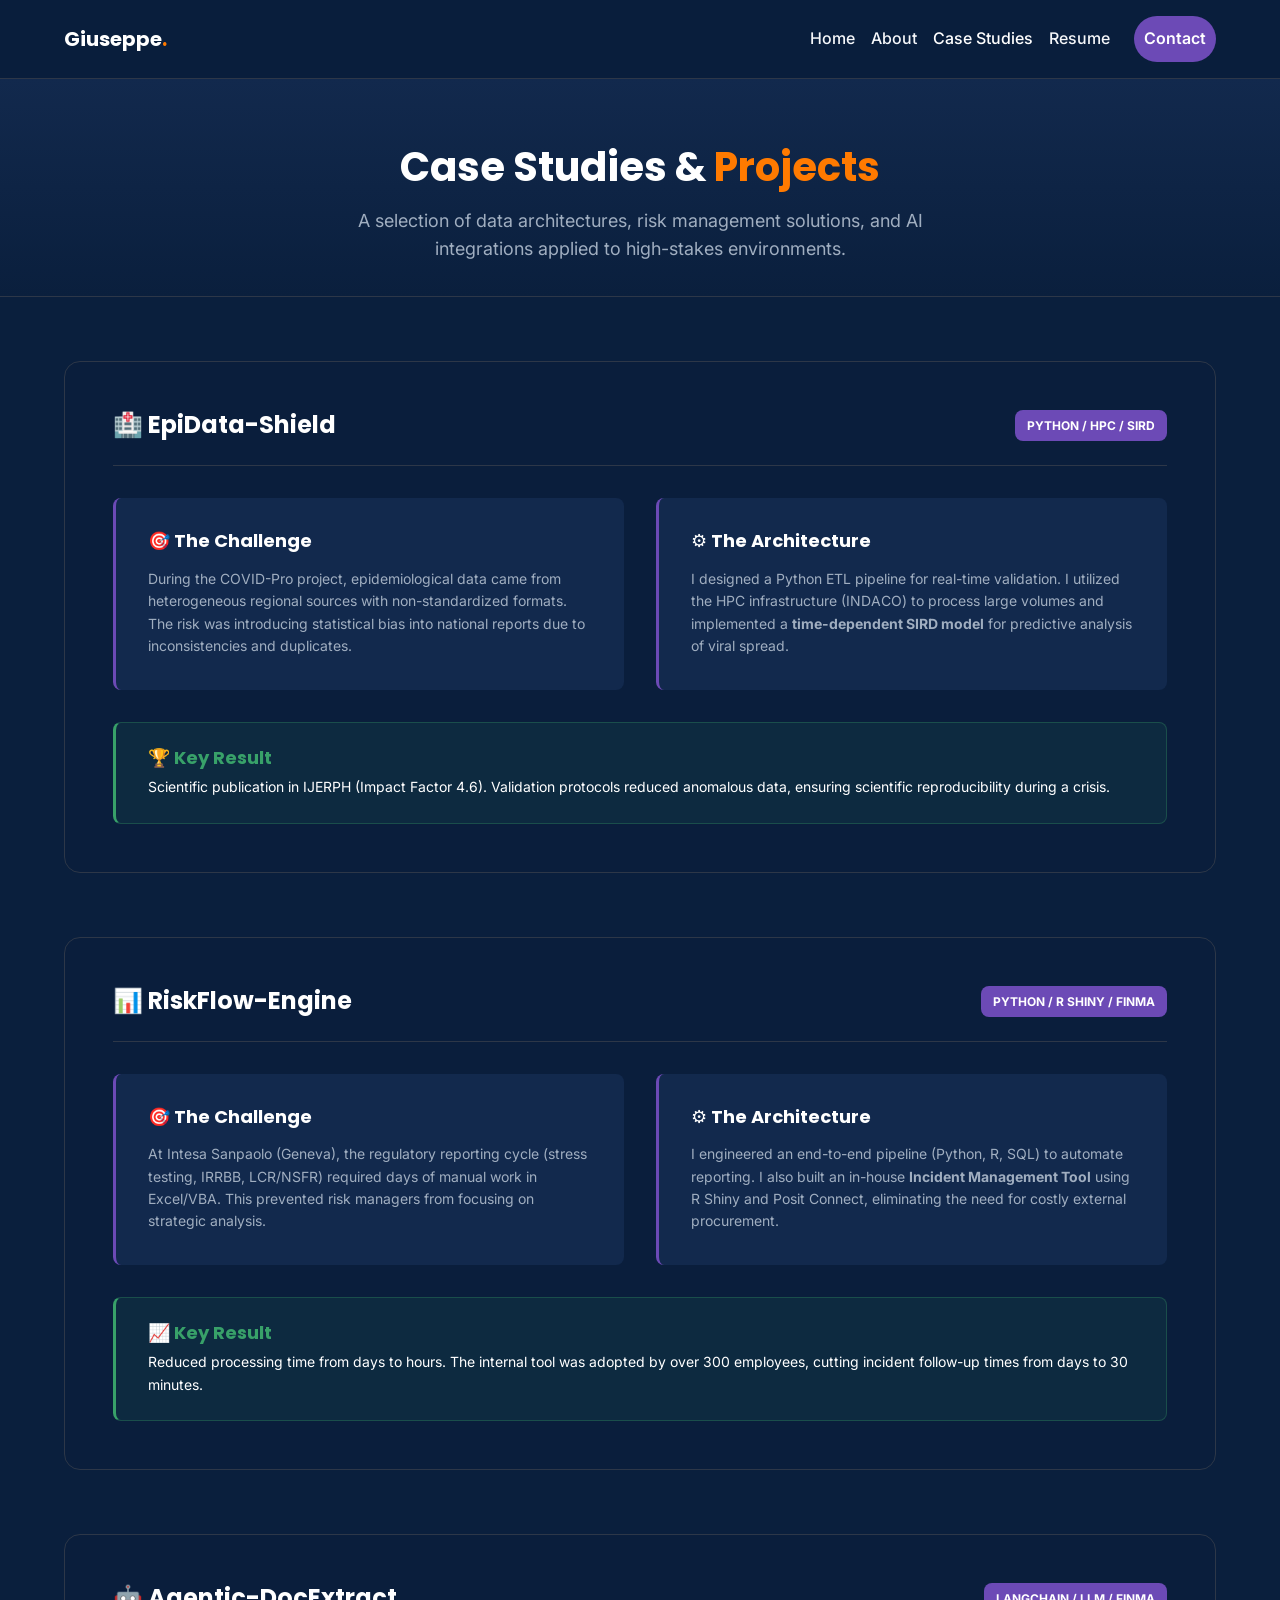
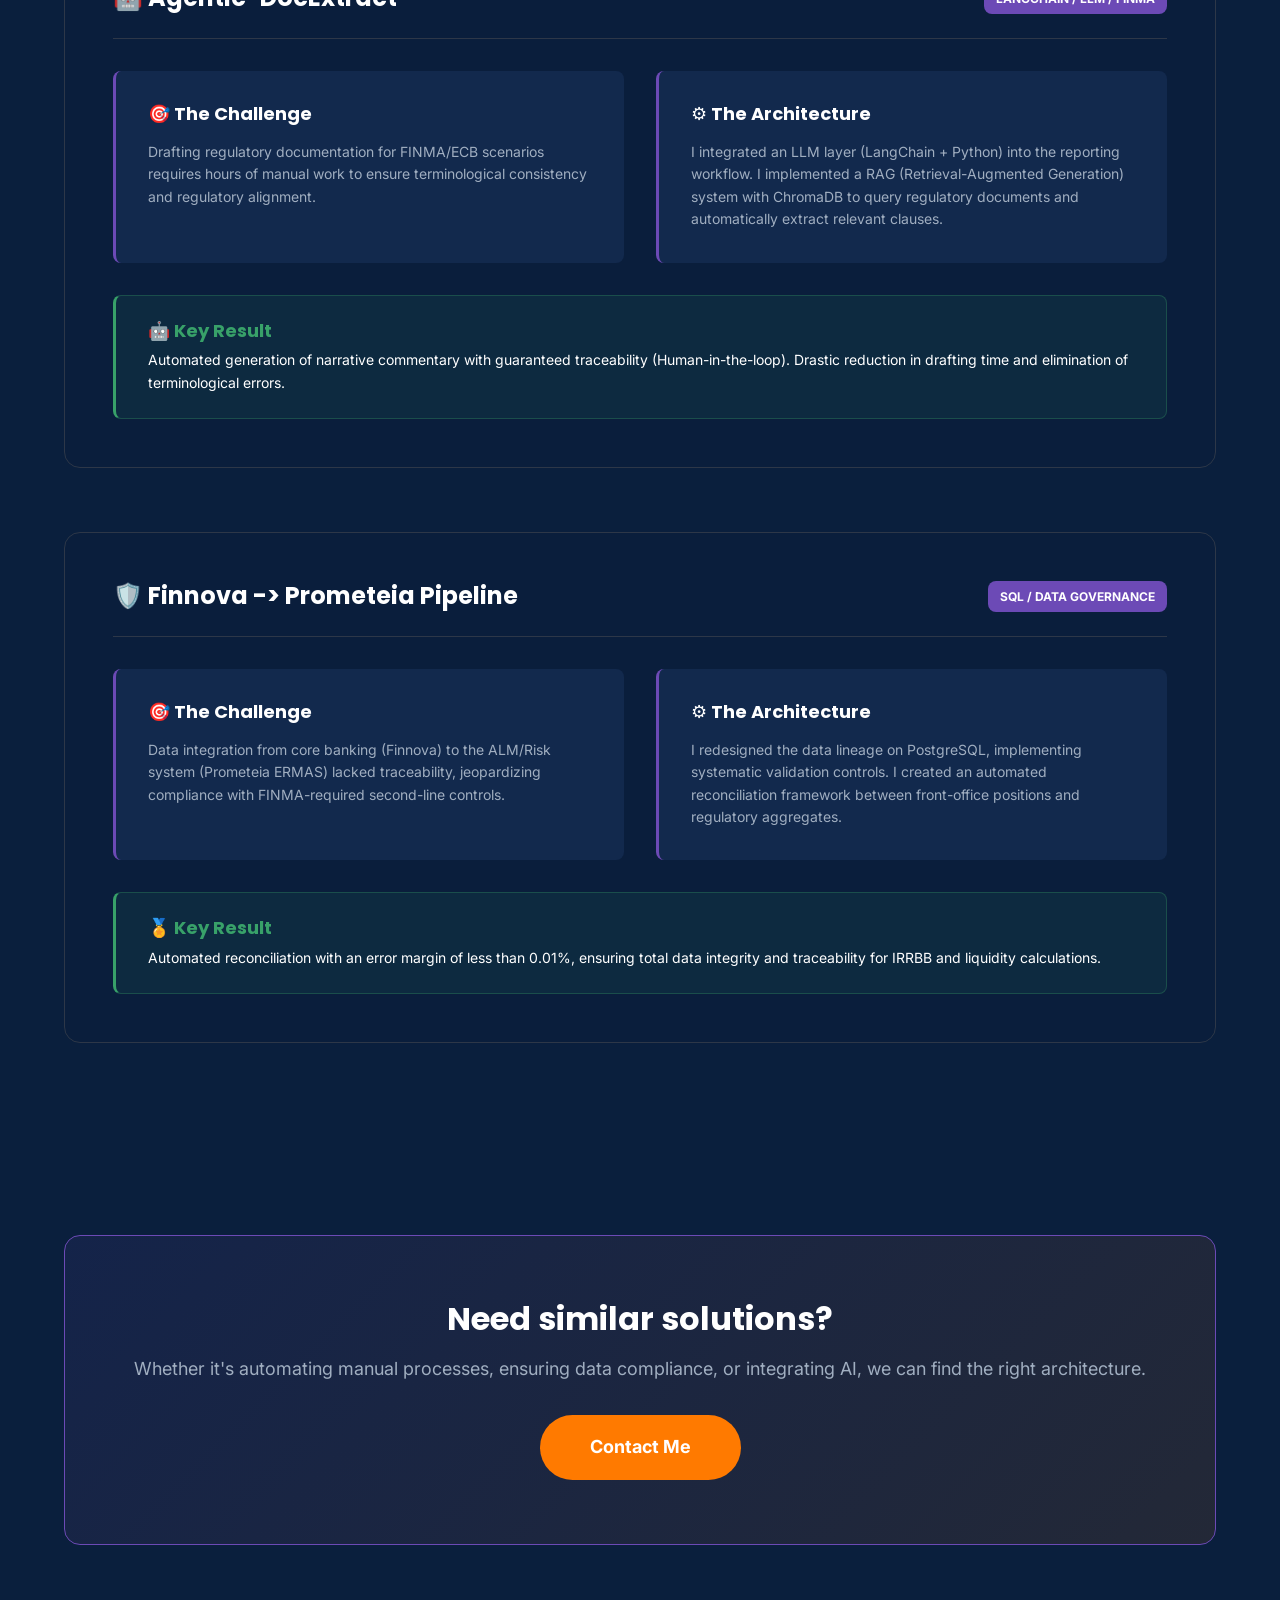
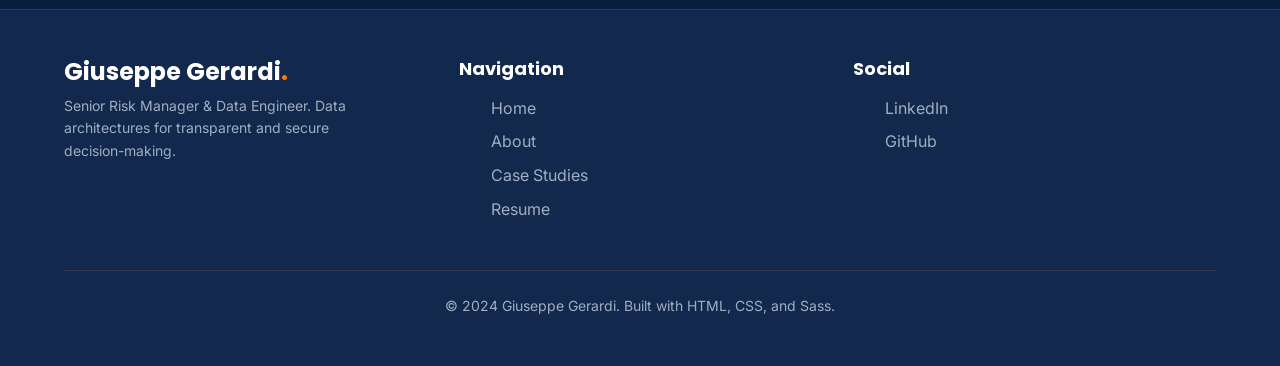
<file: projects.html>
<!DOCTYPE html>
<html lang="en">
<head>
    <meta charset="UTF-8">
    <meta name="viewport" content="width=device-width, initial-scale=1.0">
    
    <!-- SEO -->
    <title>Case Studies | Giuseppe Gerardi - Data Engineer</title>
    <meta name="description" content="Explore Giuseppe Gerardi's Case Studies: Data Engineering, Risk Management, and Agentic AI.">
    
    <!-- Open Graph -->
    <meta property="og:title" content="Case Studies | Giuseppe Gerardi">
    <meta property="og:description" content="End-to-end data architectures, quantitative models, and AI solutions.">
    <meta property="og:image" content="https://GG-script-code.github.io/portfolio-giuseppe/assets/img/og-image.jpg">
    <meta property="og:url" content="https://GG-script-code.github.io/portfolio-giuseppe/projects.html">
    <meta property="og:type" content="website">

    <!-- Favicon -->
    <link rel="icon" href="assets/favicon/favicon.ico" type="image/x-icon">
    <link rel="icon" href="assets/favicon/favicon-32x32.png" sizes="32x32" type="image/png">
    <link rel="icon" href="assets/favicon/favicon-16x16.png" sizes="16x16" type="image/png">
    <link rel="apple-touch-icon" href="assets/favicon/apple-touch-icon.png">
    
    <!-- Google Fonts -->
    <link rel="preconnect" href="https://fonts.googleapis.com">
    <link rel="preconnect" href="https://fonts.gstatic.com" crossorigin>
    <link href="https://fonts.googleapis.com/css2?family=Inter:wght@400;500;600&family=Poppins:wght@600;700&display=swap" rel="stylesheet">

    <!-- Bootstrap 5 CSS -->
    <link href="https://cdn.jsdelivr.net/npm/bootstrap@5.3.2/dist/css/bootstrap.min.css" rel="stylesheet">

    <!-- CSS Compiled -->
    <link rel="stylesheet" href="assets/css/style.css">
</head>
<body>

    <!-- HEADER / NAVBAR -->
    <header class="site-header">
        <nav class="navbar navbar-expand-lg navbar-dark py-3">
            <div class="container">
                <a class="navbar-brand" href="index.html">Giuseppe<span>.</span></a>
                <button class="navbar-toggler" type="button" data-bs-toggle="collapse" data-bs-target="#navbarNav">
                    <span class="navbar-toggler-icon"></span>
                </button>
                <div class="collapse navbar-collapse" id="navbarNav">
                    <ul class="navbar-nav ms-auto align-items-center">
                        <li class="nav-item"><a class="nav-link" href="index.html">Home</a></li>
                        <li class="nav-item"><a class="nav-link" href="about.html">About</a></li>
                        <li class="nav-item"><a class="nav-link active" href="projects.html">Case Studies</a></li>
                        <li class="nav-item"><a class="nav-link" href="cv.html">Resume</a></li>
                        <li class="nav-item"><a class="nav-link btn-nav-cta ms-lg-3" href="contact.html">Contact</a></li>
                    </ul>
                </div>
            </div>
        </nav>
    </header>

    <main>
        <!-- PAGE HEADER -->
        <section class="page-header">
            <div class="container">
                <h1>Case Studies & <span>Projects</span></h1>
                <p>A selection of data architectures, risk management solutions, and AI integrations applied to high-stakes environments.</p>
            </div>
        </section>

        <!-- CASE STUDIES -->
        <section class="section">
            <div class="container">
                
                <!-- CASE STUDY 1 -->
                <article class="case-study">
                    <div class="case-study__header">
                        <h3>🏥 EpiData-Shield</h3>
                        <span class="tech-badge">Python / HPC / SIRD</span>
                    </div>
                    
                    <div class="case-study__body">
                        <div class="case-box">
                            <h4>🎯 The Challenge</h4>
                            <p>During the COVID-Pro project, epidemiological data came from heterogeneous regional sources with non-standardized formats. The risk was introducing statistical bias into national reports due to inconsistencies and duplicates.</p>
                        </div>
                        <div class="case-box">
                            <h4>⚙️ The Architecture</h4>
                            <p>I designed a Python ETL pipeline for real-time validation. I utilized the HPC infrastructure (INDACO) to process large volumes and implemented a <strong>time-dependent SIRD model</strong> for predictive analysis of viral spread.</p>
                        </div>
                    </div>

                    <div class="case-study__result-box">
                        <h4>🏆 Key Result</h4>
                        <p>Scientific publication in IJERPH (Impact Factor 4.6). Validation protocols reduced anomalous data, ensuring scientific reproducibility during a crisis.</p>
                    </div>
                </article>

                <!-- CASE STUDY 2 -->
                <article class="case-study">
                    <div class="case-study__header">
                        <h3>📊 RiskFlow-Engine</h3>
                        <span class="tech-badge">Python / R Shiny / FINMA</span>
                    </div>
                    
                    <div class="case-study__body">
                        <div class="case-box">
                            <h4>🎯 The Challenge</h4>
                            <p>At Intesa Sanpaolo (Geneva), the regulatory reporting cycle (stress testing, IRRBB, LCR/NSFR) required days of manual work in Excel/VBA. This prevented risk managers from focusing on strategic analysis.</p>
                        </div>
                        <div class="case-box">
                            <h4>⚙️ The Architecture</h4>
                            <p>I engineered an end-to-end pipeline (Python, R, SQL) to automate reporting. I also built an in-house <strong>Incident Management Tool</strong> using R Shiny and Posit Connect, eliminating the need for costly external procurement.</p>
                        </div>
                    </div>

                    <div class="case-study__result-box">
                        <h4>📈 Key Result</h4>
                        <p>Reduced processing time from days to hours. The internal tool was adopted by over 300 employees, cutting incident follow-up times from days to 30 minutes.</p>
                    </div>
                </article>

                <!-- CASE STUDY 3 -->
                <article class="case-study">
                    <div class="case-study__header">
                        <h3>🤖 Agentic-DocExtract</h3>
                        <span class="tech-badge">LangChain / LLM / FINMA</span>
                    </div>
                    
                    <div class="case-study__body">
                        <div class="case-box">
                            <h4>🎯 The Challenge</h4>
                            <p>Drafting regulatory documentation for FINMA/ECB scenarios requires hours of manual work to ensure terminological consistency and regulatory alignment.</p>
                        </div>
                        <div class="case-box">
                            <h4>⚙️ The Architecture</h4>
                            <p>I integrated an LLM layer (LangChain + Python) into the reporting workflow. I implemented a RAG (Retrieval-Augmented Generation) system with ChromaDB to query regulatory documents and automatically extract relevant clauses.</p>
                        </div>
                    </div>

                    <div class="case-study__result-box">
                        <h4>🤖 Key Result</h4>
                        <p>Automated generation of narrative commentary with guaranteed traceability (Human-in-the-loop). Drastic reduction in drafting time and elimination of terminological errors.</p>
                    </div>
                </article>

                <!-- CASE STUDY 4 -->
                <article class="case-study">
                    <div class="case-study__header">
                        <h3>🛡️ Finnova -> Prometeia Pipeline</h3>
                        <span class="tech-badge">SQL / Data Governance</span>
                    </div>
                    
                    <div class="case-study__body">
                        <div class="case-box">
                            <h4>🎯 The Challenge</h4>
                            <p>Data integration from core banking (Finnova) to the ALM/Risk system (Prometeia ERMAS) lacked traceability, jeopardizing compliance with FINMA-required second-line controls.</p>
                        </div>
                        <div class="case-box">
                            <h4>⚙️ The Architecture</h4>
                            <p>I redesigned the data lineage on PostgreSQL, implementing systematic validation controls. I created an automated reconciliation framework between front-office positions and regulatory aggregates.</p>
                        </div>
                    </div>

                    <div class="case-study__result-box">
                        <h4>🏅 Key Result</h4>
                        <p>Automated reconciliation with an error margin of less than 0.01%, ensuring total data integrity and traceability for IRRBB and liquidity calculations.</p>
                    </div>
                </article>

            </div>
        </section>

        <!-- CTA -->
        <section class="container mb-5">
            <div class="cta-section">
                <h2>Need similar solutions?</h2>
                <p>Whether it's automating manual processes, ensuring data compliance, or integrating AI, we can find the right architecture.</p>
                <a href="contact.html" class="btn-cta">Contact Me</a>
            </div>
        </section>
    </main>

    <!-- FOOTER -->
    <footer class="site-footer">
        <div class="container">
            <div class="site-footer__grid">
                <div class="site-footer__brand">
                    <h3>Giuseppe Gerardi<span>.</span></h3>
                    <p>Senior Risk Manager & Data Engineer. Data architectures for transparent and secure decision-making.</p>
                </div>
                <div class="site-footer__links">
                    <h4>Navigation</h4>
                    <ul>
                        <li><a href="index.html">Home</a></li>
                        <li><a href="about.html">About</a></li>
                        <li><a href="projects.html">Case Studies</a></li>
                        <li><a href="cv.html">Resume</a></li>
                    </ul>
                </div>
                <div class="site-footer__links">
                    <h4>Social</h4>
                    <ul>
                        <li><a href="https://linkedin.com/in/giuseppegerardi" target="_blank" rel="noopener">LinkedIn</a></li>
                        <li><a href="https://github.com/GG-script-code" target="_blank" rel="noopener">GitHub</a></li>
                    </ul>
                </div>
            </div>
            <div class="site-footer__bottom">
                <p>&copy; 2024 Giuseppe Gerardi. Built with HTML, CSS, and Sass.</p>
            </div>
        </div>
    </footer>

    <!-- Bootstrap JS -->
    <script src="https://cdn.jsdelivr.net/npm/bootstrap@5.3.2/dist/js/bootstrap.bundle.min.js"></script>
</body>
</html>
</file>
<file: assets/css/style.css>
*,
*::before,
*::after {
  box-sizing: border-box;
  margin: 0;
  padding: 0;
}

html {
  scroll-behavior: smooth;
  -webkit-font-smoothing: antialiased;
  -moz-osx-font-smoothing: grayscale;
}

body {
  background-color: #0A1F3D;
  color: #F5F7FA;
  font-family: "Inter", system-ui, -apple-system, sans-serif;
  font-size: 1rem;
  line-height: 1.6;
  min-height: 100vh;
}

h1, h2, h3, h4, h5, h6 {
  font-family: "Poppins", system-ui, -apple-system, sans-serif;
  font-weight: 700;
  line-height: 1.2;
  color: #FFFFFF;
}

h1 {
  font-size: 2.5rem;
}

h2 {
  font-size: 2rem;
}

h3 {
  font-size: 1.5rem;
}

a {
  color: #FF7A00;
  text-decoration: none;
  transition: color 150ms ease-in-out;
}
a:hover {
  color: #6C4AB6;
}

img {
  max-width: 100%;
  height: auto;
  display: block;
}

:focus-visible {
  outline: 2px solid #FF7A00;
  outline-offset: 3px;
}

.container {
  width: 100%;
  max-width: 1200px;
  margin-inline: auto;
  padding-inline: 1.5rem;
}

.visually-hidden {
  position: absolute !important;
  width: 1px !important;
  height: 1px !important;
  padding: 0 !important;
  margin: -1px !important;
  overflow: hidden !important;
  clip: rect(0, 0, 0, 0) !important;
  white-space: nowrap !important;
  border: 0 !important;
}

.site-header {
  position: sticky;
  top: 0;
  z-index: 1020;
  background-color: rgba(10, 31, 61, 0.95);
  backdrop-filter: blur(10px);
  border-bottom: 1px solid #2D3748;
}

.navbar-brand {
  font-family: "Poppins", system-ui, -apple-system, sans-serif;
  font-weight: 700;
  font-size: 1.25rem;
  color: #FFFFFF;
}
.navbar-brand span {
  color: #FF7A00;
}

.nav-link {
  color: #F5F7FA;
  font-weight: 500;
  transition: color 150ms ease-in-out;
}
.nav-link:hover, .nav-link.active {
  color: #FF7A00;
}

.btn-nav-cta {
  background-color: #6C4AB6;
  color: #FFFFFF;
  border: 2px solid transparent;
  transition: all 250ms ease-in-out;
  cursor: pointer;
}
.btn-nav-cta:hover, .btn-nav-cta:focus-visible {
  background-color: #FF7A00;
  transform: translateY(-2px);
  box-shadow: 0 4px 12px rgba(0, 0, 0, 0.4);
}
.btn-nav-cta:active {
  transform: translateY(0);
}
.btn-nav-cta {
  border-radius: 9999px;
  padding: 0.5rem 1.5rem;
  font-weight: 600;
}

.site-footer {
  background-color: #12294D;
  border-top: 1px solid #2D3748;
  padding: 3rem 0 2rem;
  margin-top: 4rem;
}
.site-footer__grid {
  display: grid;
  grid-template-columns: repeat(auto-fit, minmax(250px, 1fr));
  gap: 2rem;
  margin-bottom: 2rem;
}
.site-footer__brand h3 {
  font-family: "Poppins", system-ui, -apple-system, sans-serif;
  color: #FFFFFF;
  margin-bottom: 0.5rem;
}
.site-footer__brand h3 span {
  color: #FF7A00;
}
.site-footer__brand p {
  color: #A0AEC0;
  font-size: 0.875rem;
  max-width: 300px;
}
.site-footer__links h4 {
  font-family: "Poppins", system-ui, -apple-system, sans-serif;
  color: #FFFFFF;
  font-size: 1.125rem;
  margin-bottom: 1rem;
}
.site-footer__links ul {
  list-style: none;
}
.site-footer__links ul li {
  margin-bottom: 0.5rem;
}
.site-footer__links ul li a {
  color: #A0AEC0;
  text-decoration: none;
  transition: color 150ms ease-in-out;
}
.site-footer__links ul li a:hover {
  color: #FF7A00;
}
.site-footer__bottom {
  border-top: 1px solid #2D3748;
  padding-top: 1.5rem;
  text-align: center;
  color: #A0AEC0;
  font-size: 0.875rem;
}

.section {
  padding: 4rem 0;
}
.section--alt {
  background-color: #12294D;
}
.section__title {
  font-family: "Poppins", system-ui, -apple-system, sans-serif;
  font-size: 2rem;
  color: #FFFFFF;
  text-align: center;
  margin-bottom: 1rem;
}
.section__title span {
  color: #FF7A00;
}
.section__subtitle {
  text-align: center;
  color: #A0AEC0;
  max-width: 650px;
  margin: 0 auto 3rem;
  font-size: 1.125rem;
}

.hero {
  min-height: calc(100vh - 72px);
  display: flex;
  justify-content: center;
  align-items: center;
  text-align: center;
  padding: 3rem 1.5rem;
  background: radial-gradient(circle at center, #12294D 0%, #0A1F3D 100%);
}
.hero__avatar {
  width: 150px;
  height: 150px;
  border-radius: 50%;
  border: 3px solid #6C4AB6;
  box-shadow: 0 0 24px rgba(108, 74, 182, 0.45);
  margin-bottom: 2rem;
  transition: transform 250ms ease-in-out;
}
.hero__avatar:hover {
  transform: scale(1.05);
}
.hero__title {
  font-size: 3rem;
  font-family: "Poppins", system-ui, -apple-system, sans-serif;
  font-weight: 700;
  color: #FFFFFF;
  line-height: 1.2;
  margin-bottom: 1rem;
}
@media (min-width: 768px) {
  .hero__title {
    font-size: 3.9rem;
  }
}
.hero__title .highlight {
  color: #FF7A00;
}
.hero__subtitle {
  font-size: 1.125rem;
  color: #A0AEC0;
  max-width: 750px;
  margin: 0 auto 2rem;
  line-height: 1.8;
}
.hero__cta {
  background-color: #FF7A00;
  color: #FFFFFF;
  border: 2px solid transparent;
  transition: all 250ms ease-in-out;
  cursor: pointer;
}
.hero__cta:hover, .hero__cta:focus-visible {
  background-color: #6C4AB6;
  transform: translateY(-2px);
  box-shadow: 0 4px 12px rgba(0, 0, 0, 0.4);
}
.hero__cta:active {
  transform: translateY(0);
}
.hero__cta {
  padding: 1rem 2rem;
  border-radius: 9999px;
  font-weight: 600;
  font-size: 1.125rem;
  display: inline-block;
  text-decoration: none;
}

.trust-bar {
  background-color: #12294D;
  border-bottom: 1px solid #2D3748;
  padding: 2rem 0;
}
.trust-bar__grid {
  display: flex;
  justify-content: space-around;
  align-items: center;
  flex-wrap: wrap;
  gap: 1.5rem;
}
.trust-bar__item {
  text-align: center;
}
.trust-bar__item .number {
  display: block;
  font-family: "Poppins", system-ui, -apple-system, sans-serif;
  font-size: 2rem;
  font-weight: 700;
  color: #FF7A00;
  line-height: 1;
  margin-bottom: 0.5rem;
}
.trust-bar__item .label {
  font-size: 0.875rem;
  color: #A0AEC0;
  text-transform: uppercase;
  letter-spacing: 1px;
}

.services-grid {
  display: grid;
  grid-template-columns: repeat(auto-fit, minmax(280px, 1fr));
  gap: 2rem;
}
.services-grid .service-card {
  background-color: #12294D;
  border: 1px solid rgba(108, 74, 182, 0.25);
  border-radius: 8px;
  padding: 2rem;
  transition: all 250ms ease-in-out;
}
.services-grid .service-card:hover {
  border-color: #6C4AB6;
  box-shadow: 0 0 24px rgba(108, 74, 182, 0.25);
  transform: translateY(-4px);
}
.services-grid .service-card {
  text-align: center;
  padding: 2rem;
}
.services-grid .service-card__icon {
  font-size: 2.5rem;
  margin-bottom: 1rem;
  color: #6C4AB6;
}
.services-grid .service-card__title {
  font-family: "Poppins", system-ui, -apple-system, sans-serif;
  font-size: 1.25rem;
  color: #FFFFFF;
  margin-bottom: 0.5rem;
}
.services-grid .service-card__text {
  color: #A0AEC0;
  font-size: 0.875rem;
  line-height: 1.6;
}

.projects-grid {
  display: grid;
  grid-template-columns: repeat(auto-fit, minmax(350px, 1fr));
  gap: 2rem;
}
.projects-grid .project-card {
  background-color: #12294D;
  border: 1px solid rgba(255, 122, 0, 0.25);
  border-radius: 8px;
  padding: 2rem;
  transition: all 250ms ease-in-out;
}
.projects-grid .project-card:hover {
  border-color: #FF7A00;
  box-shadow: 0 0 24px rgba(255, 122, 0, 0.25);
  transform: translateY(-4px);
}
.projects-grid .project-card {
  display: flex;
  flex-direction: column;
}
.projects-grid .project-card__header {
  display: flex;
  justify-content: space-between;
  align-items: flex-start;
  margin-bottom: 1rem;
}
.projects-grid .project-card__title {
  font-family: "Poppins", system-ui, -apple-system, sans-serif;
  font-size: 1.25rem;
  color: #FFFFFF;
  line-height: 1.2;
}
.projects-grid .project-card__tech {
  font-size: 0.75rem;
  color: #FF7A00;
  font-weight: 600;
  text-transform: uppercase;
  letter-spacing: 1px;
  background: rgba(255, 122, 0, 0.1);
  padding: 4px 8px;
  border-radius: 4px;
  white-space: nowrap;
}
.projects-grid .project-card__text {
  color: #A0AEC0;
  font-size: 0.875rem;
  line-height: 1.6;
  margin-bottom: 1.5rem;
  flex-grow: 1;
}
.projects-grid .project-card__link {
  color: #FF7A00;
  font-weight: 600;
  text-decoration: none;
  display: inline-flex;
  align-items: center;
  gap: 0.5rem;
  transition: gap 150ms ease-in-out;
}
.projects-grid .project-card__link:hover {
  color: #6C4AB6;
  gap: 1rem;
}

.case-study {
  background-color: rgba(10, 31, 61, 0.6);
  border: 1px solid #2D3748;
  border-radius: 16px;
  padding: 3rem;
  margin-bottom: 4rem;
}
.case-study__header {
  display: flex;
  justify-content: space-between;
  align-items: center;
  border-bottom: 1px solid #2D3748;
  padding-bottom: 1.5rem;
  margin-bottom: 2rem;
}
.case-study__header h3 {
  color: #FFFFFF;
  font-family: "Poppins", system-ui, -apple-system, sans-serif;
  font-size: 1.5rem;
  margin: 0;
  display: flex;
  align-items: center;
  gap: 1rem;
}
.case-study__header .tech-badge {
  background-color: #6C4AB6;
  color: #FFFFFF;
  padding: 6px 12px;
  border-radius: 8px;
  font-size: 0.75rem;
  font-weight: 700;
  text-transform: uppercase;
}
.case-study__body {
  display: grid;
  grid-template-columns: 1fr;
  gap: 2rem;
  margin-bottom: 2rem;
}
@media (min-width: 768px) {
  .case-study__body {
    grid-template-columns: 1fr 1fr;
  }
}
.case-study__body .case-box {
  background-color: #12294D;
  border-radius: 8px;
  padding: 2rem;
  border-left: 3px solid #6C4AB6;
}
.case-study__body .case-box h4 {
  color: #FFFFFF;
  font-family: "Poppins", system-ui, -apple-system, sans-serif;
  font-size: 1.125rem;
  margin-bottom: 1rem;
}
.case-study__body .case-box p {
  color: #A0AEC0;
  font-size: 0.875rem;
  line-height: 1.6;
  margin: 0;
}
.case-study__result-box {
  background-color: rgba(56, 161, 105, 0.1);
  border: 1px solid rgba(56, 161, 105, 0.3);
  border-left: 3px solid #38A169;
  border-radius: 8px;
  padding: 1.5rem 2rem;
}
.case-study__result-box h4 {
  color: #38A169;
  font-family: "Poppins", system-ui, -apple-system, sans-serif;
  font-size: 1.125rem;
  margin-bottom: 0.5rem;
}
.case-study__result-box p {
  color: #FFFFFF;
  margin: 0;
  font-size: 0.875rem;
}

.learning-section {
  text-align: center;
  background: linear-gradient(135deg, rgba(108, 74, 182, 0.05) 0%, #0a1f3d 100%);
  border-top: 1px solid #6C4AB6;
  border-bottom: 1px solid #6C4AB6;
  padding: 4rem 0;
}
.learning-section .badge-learning {
  display: inline-block;
  padding: 0.5rem 1.5rem;
  background-color: rgba(255, 122, 0, 0.1);
  color: #FF7A00;
  border: 1px solid #FF7A00;
  border-radius: 9999px;
  font-weight: 600;
  margin-bottom: 1.5rem;
}

.cta-section {
  background: linear-gradient(135deg, rgba(108, 74, 182, 0.1) 0%, rgba(255, 122, 0, 0.1) 100%);
  border: 1px solid #6C4AB6;
  border-radius: 16px;
  padding: 4rem 2rem;
  text-align: center;
  margin: 4rem 0;
}
.cta-section h2 {
  font-family: "Poppins", system-ui, -apple-system, sans-serif;
  font-size: 2rem;
  color: #FFFFFF;
  margin-bottom: 1rem;
}
.cta-section p {
  color: #A0AEC0;
  margin-bottom: 2rem;
  font-size: 1.125rem;
}
.cta-section .btn-cta {
  background-color: #FF7A00;
  color: #FFFFFF;
  border: 2px solid transparent;
  transition: all 250ms ease-in-out;
  cursor: pointer;
}
.cta-section .btn-cta:hover, .cta-section .btn-cta:focus-visible {
  background-color: #6C4AB6;
  transform: translateY(-2px);
  box-shadow: 0 4px 12px rgba(0, 0, 0, 0.4);
}
.cta-section .btn-cta:active {
  transform: translateY(0);
}
.cta-section .btn-cta {
  padding: 1rem 3rem;
  border-radius: 9999px;
  font-weight: 700;
  font-size: 1.125rem;
  display: inline-block;
  text-decoration: none;
}

.page-header {
  padding: 4rem 0 2rem;
  text-align: center;
  background: linear-gradient(180deg, #12294D 0%, #0A1F3D 100%);
  border-bottom: 1px solid #2D3748;
}
.page-header h1 {
  font-size: 2.5rem;
  color: #FFFFFF;
}
.page-header h1 span {
  color: #FF7A00;
}
.page-header p {
  color: #A0AEC0;
  font-size: 1.125rem;
  max-width: 600px;
  margin: 1rem auto 0;
}

.timeline {
  position: relative;
  max-width: 800px;
  margin: 0 auto;
  padding: 2rem 0;
}
.timeline::before {
  content: "";
  position: absolute;
  left: 50%;
  transform: translateX(-50%);
  width: 2px;
  height: 100%;
  background-color: #2D3748;
}
.timeline__item {
  position: relative;
  width: 50%;
  padding: 1.5rem 2rem;
  margin-bottom: 1.5rem;
}
.timeline__item--left {
  left: 0;
  text-align: right;
}
.timeline__item--left::after {
  content: "";
  position: absolute;
  right: -8px;
  top: 24px;
  width: 16px;
  height: 16px;
  border-radius: 50%;
  background-color: #6C4AB6;
  border: 3px solid #0A1F3D;
}
.timeline__item--right {
  left: 50%;
  text-align: left;
}
.timeline__item--right::after {
  content: "";
  position: absolute;
  left: -8px;
  top: 24px;
  width: 16px;
  height: 16px;
  border-radius: 50%;
  background-color: #FF7A00;
  border: 3px solid #0A1F3D;
}
.timeline__item h3 {
  font-family: "Poppins", system-ui, -apple-system, sans-serif;
  color: #FFFFFF;
  font-size: 1.125rem;
  margin-bottom: 0.5rem;
}
.timeline__item p {
  color: #A0AEC0;
  font-size: 0.875rem;
  line-height: 1.6;
}
@media (max-width: 767.98px) {
  .timeline::before {
    left: 20px;
  }
  .timeline__item {
    width: 100%;
    padding-left: 50px;
    text-align: left !important;
  }
  .timeline__item--left, .timeline__item--right {
    left: 0;
  }
  .timeline__item--left::after, .timeline__item--right::after {
    left: 12px;
    right: auto;
  }
}

.cv-table {
  width: 100%;
  border-collapse: collapse;
  margin-top: 1.5rem;
}
.cv-table th, .cv-table td {
  padding: 1rem;
  text-align: left;
  border-bottom: 1px solid #2D3748;
}
.cv-table th {
  background-color: #12294D;
  color: #FFFFFF;
  font-family: "Poppins", system-ui, -apple-system, sans-serif;
}
.cv-table td {
  color: #F5F7FA;
}
.cv-table tr:hover {
  background-color: rgba(108, 74, 182, 0.1);
}

.contact-form {
  max-width: 600px;
  margin: 0 auto;
  background-color: #12294D;
  padding: 3rem;
  border-radius: 16px;
  border: 1px solid #6C4AB6;
}
.contact-form .form-group {
  margin-bottom: 1.5rem;
}
.contact-form label {
  display: block;
  margin-bottom: 0.5rem;
  color: #FFFFFF;
  font-weight: 500;
}
.contact-form input, .contact-form textarea {
  width: 100%;
  padding: 1rem;
  background-color: #0A1F3D;
  border: 1px solid #2D3748;
  border-radius: 8px;
  color: #FFFFFF;
  font-family: "Inter", system-ui, -apple-system, sans-serif;
}
.contact-form input:focus, .contact-form textarea:focus {
  outline: none;
  border-color: #FF7A00;
  box-shadow: 0 0 0 3px rgba(255, 122, 0, 0.2);
}
.contact-form .btn-submit {
  background-color: #FF7A00;
  color: #FFFFFF;
  border: 2px solid transparent;
  transition: all 250ms ease-in-out;
  cursor: pointer;
}
.contact-form .btn-submit:hover, .contact-form .btn-submit:focus-visible {
  background-color: #6C4AB6;
  transform: translateY(-2px);
  box-shadow: 0 4px 12px rgba(0, 0, 0, 0.4);
}
.contact-form .btn-submit:active {
  transform: translateY(0);
}
.contact-form .btn-submit {
  width: 100%;
  padding: 1rem;
  border-radius: 8px;
  font-weight: 700;
  font-size: 1.125rem;
}/*# sourceMappingURL=style.css.map */
</file>
